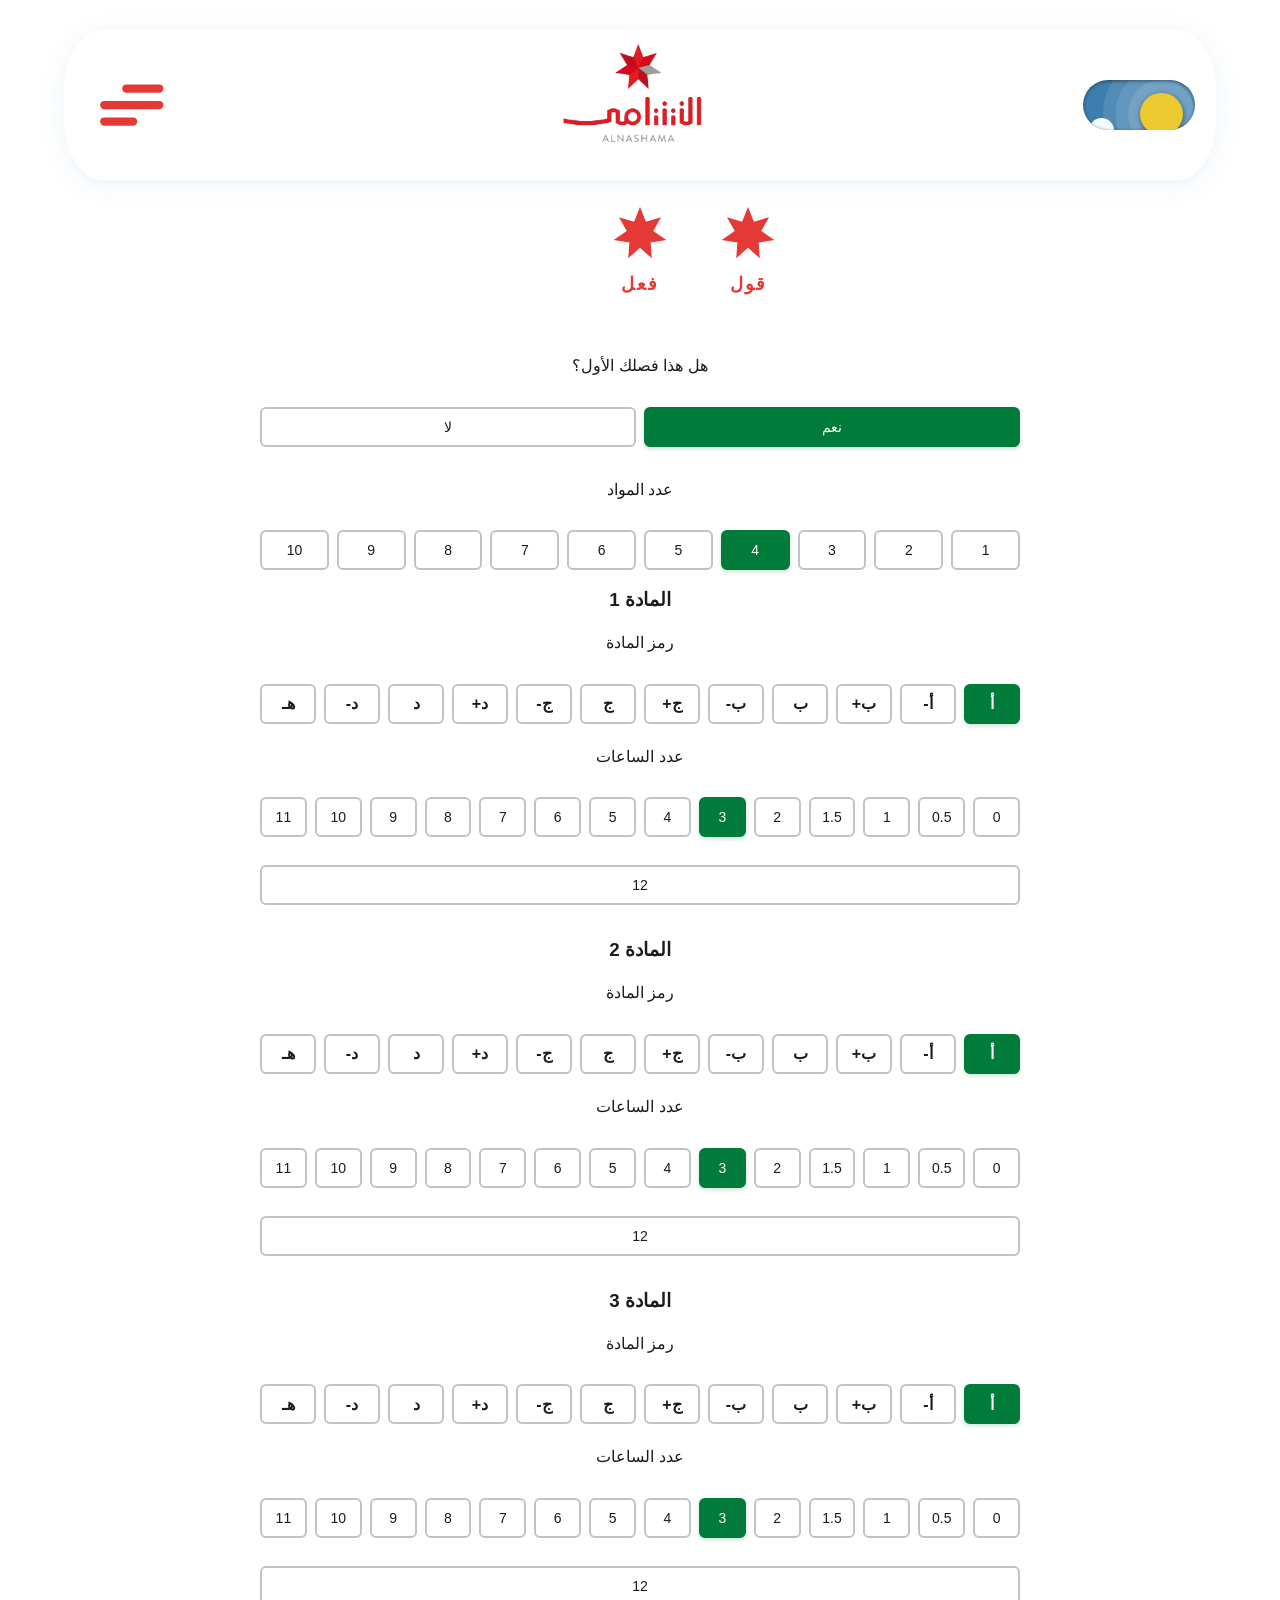
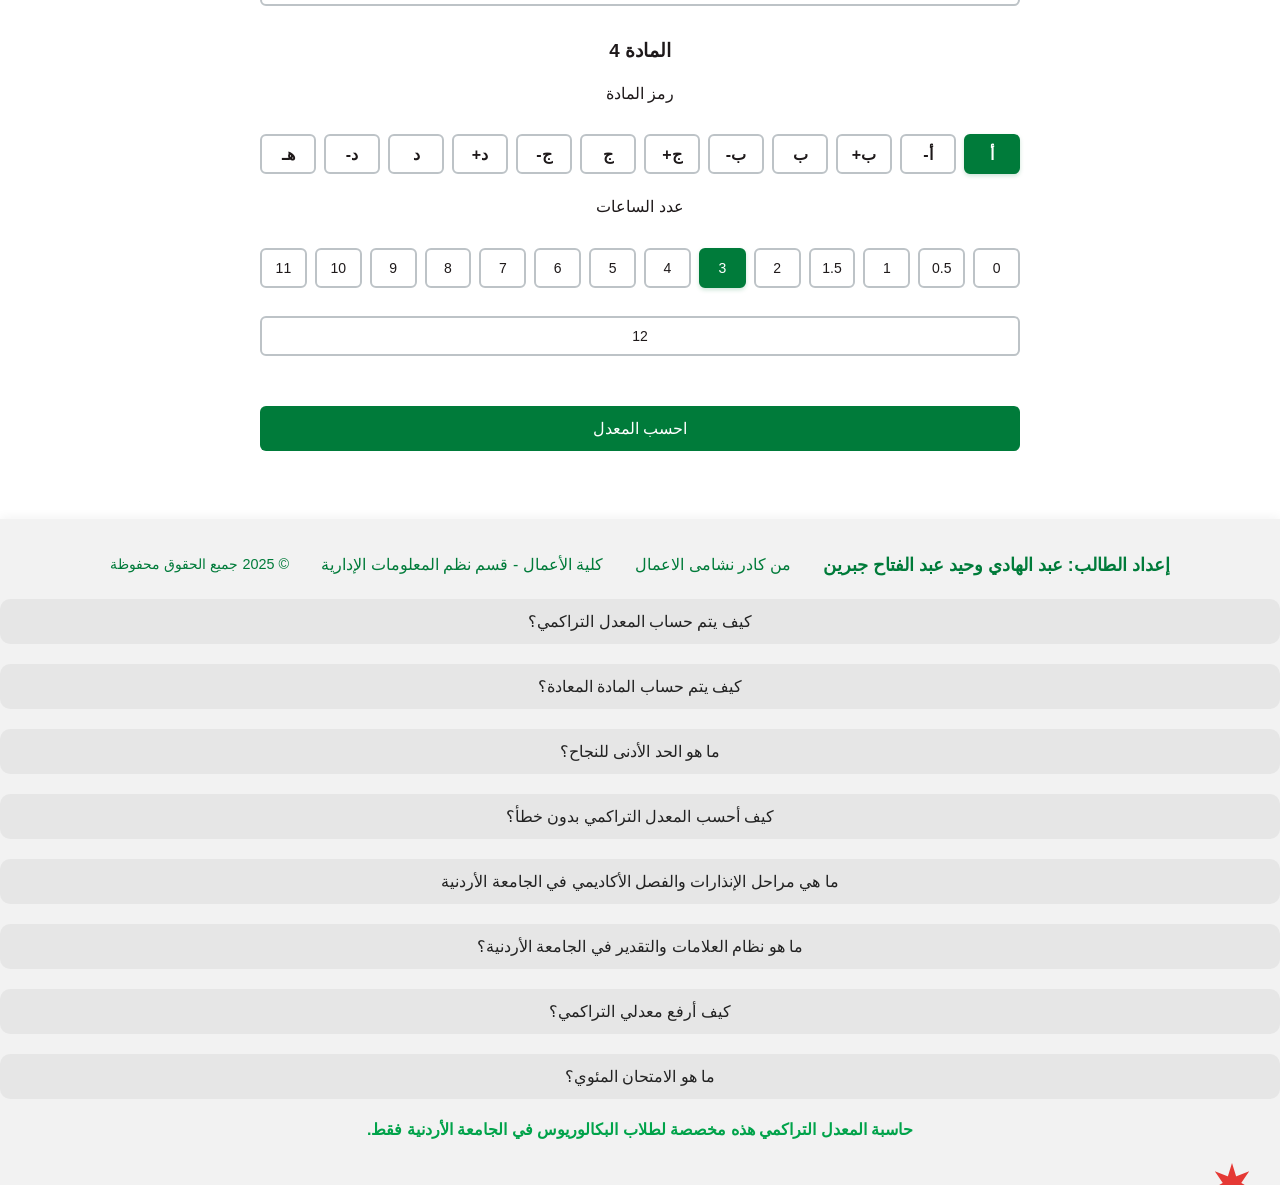
<file: index.html>
<!DOCTYPE html>
<html lang="ar" dir="rtl">

<head>
  <meta charset="UTF-8">
  <meta name="viewport" content="width=device-width, initial-scale=1.0">
  <meta http-equiv="Content-Security-Policy"
    content="default-src 'self'; script-src 'self' 'unsafe-inline' 'unsafe-eval' https://cdnjs.cloudflare.com https://*.googleapis.com; style-src 'self' 'unsafe-inline' https://fonts.googleapis.com https://cdnjs.cloudflare.com; font-src 'self' https://fonts.gstatic.com; img-src 'self' data: https:; connect-src 'self' https://fonts.googleapis.com https://fonts.gstatic.com https://*.googleapis.com;">
  <meta name="google-site-verification" content="ruGTyOfGggDgYacUG5ylXqRH7_4w-7otrTc-sQFPkV0" />
  <title>University of Jordan GPA Calculator</title>
  <meta name="author"
    content="My name is Abdulhadi Waheed Abdel Fattah Jebreen, and I am currently studying Management Information Systems at the School of Business, University of Jordan, as part of the Nashama Business group">
  <meta name="keywords"
    content="الجامعة الاردنية , حساب المعدل , GPA Nashama, University of Jordan GPA, University of Jordan GPA tool, معدل الجامعة الأردنية, حاسبة العلامات, GPA Jordan, حساب GPA الجامعة الأردنية, حاسبة المعدل التراكمي, Grade Calculator Jordan" />
  <meta name="description" content="احسب معدلك بكل سهولة اعداد الطالب عبد الهادي من نشامى الاعمال" />
  <link rel="preconnect" href="https://fonts.googleapis.com">
  <link rel="preconnect" href="https://fonts.gstatic.com" crossorigin>
  <link href="https://fonts.googleapis.com/css2?family=Poppins:wght@400;500;600&display=swap" rel="stylesheet">
  <link href="https://fonts.googleapis.com/css2?family=Tajawal:wght@400;500;700&display=swap" rel="stylesheet">
  <link rel="stylesheet" href="gpa-bba.css">
  <link rel="icon" type="image/webp" href="ALNASHAMA.webp">
</head>

<body>
  <div class="curved-header">
    <label class="hamburger" role="button" tabindex="0" aria-expanded="false" aria-controls="burgerMenu" aria-label="Hamburger menu">
      <input type="checkbox" id="burgerMenu">
      <svg viewBox="0 0 32 32">
        <path class="line line-top-bottom"
          d="M27 10 13 10C10.8 10 9 8.2 9 6 9 3.5 10.8 2 13 2 15.2 2 17 3.8 17 6L17 26C17 28.2 18.8 30 21 30 23.2 30 25 28.2 25 26 25 23.8 23.2 22 21 22L7 22">
        </path>
        <path class="line" d="M7 16 27 16"></path>
      </svg>
    </label>
    <a href="index.html" class="header-logo-link">
      <img src="ALNASHAMA.webp" alt="شعار النشامى" class="header-logo">
    </a>
    <div id="welcomeStars"></div>
    <div class="theme-toggle">
      <label class="theme-switch">
        <input type="checkbox" class="theme-switch__checkbox" id="themeToggle">
        <div class="theme-switch__container">
          <div class="theme-switch__clouds"></div>
          <div class="theme-switch__stars-container">
            <svg xmlns="http://www.w3.org/2000/svg" viewBox="0 0 144 55" fill="none">
              <path fill-rule="evenodd" clip-rule="evenodd"
                d="M135.831 3.00688C135.055 3.85027 134.111 4.29946 133 4.35447C134.111 4.40947 135.055 4.85867 135.831 5.71123C136.607 6.55462 136.996 7.56303 136.996 8.72727C136.996 7.95722 137.172 7.25134 137.525 6.59129C137.886 5.93124 138.372 5.39954 138.98 5.00535C139.598 4.60199 140.268 4.39114 141 4.35447C139.88 4.2903 138.936 3.85027 138.16 3.00688C137.384 2.16348 136.996 1.16425 136.996 0C136.996 1.16425 136.607 2.16348 135.831 3.00688ZM31 23.3545C32.1114 23.2995 33.0551 22.8503 33.8313 22.0069C34.6075 21.1635 34.9956 20.1642 34.9956 19C34.9956 20.1642 35.3837 21.1635 36.1599 22.0069C36.9361 22.8503 37.8798 23.2903 39 23.3545C38.2679 23.3911 37.5976 23.602 36.9802 24.0053C36.3716 24.3995 35.8864 24.9312 35.5248 25.5913C35.172 26.2513 34.9956 26.9572 34.9956 27.7273C34.9956 26.563 34.6075 25.5546 33.8313 24.7112C33.0551 23.8587 32.1114 23.4095 31 23.3545ZM0 36.3545C1.11136 36.2995 2.05513 35.8503 2.83131 35.0069C3.6075 34.1635 3.99559 33.1642 3.99559 32C3.99559 33.1642 4.38368 34.1635 5.15987 35.0069C5.93605 35.8503 6.87982 36.2903 8 36.3545C7.26792 36.3911 6.59757 36.602 5.98015 37.0053C5.37155 37.3995 4.88644 37.9312 4.52481 38.5913C4.172 39.2513 3.99559 39.9572 3.99559 40.7273C3.99559 39.563 3.6075 38.5546 2.83131 37.7112C2.05513 36.8587 1.11136 36.4095 0 36.3545ZM56.8313 24.0069C56.0551 24.8503 55.1114 25.2995 54 25.3545C55.1114 25.4095 56.0551 25.8587 56.8313 26.7112C57.6075 27.5546 57.9956 28.563 57.9956 29.7273C57.9956 28.9572 58.172 28.2513 58.5248 27.5913C58.8864 26.9312 59.3716 26.3995 59.9802 26.0053C60.5976 25.602 61.2679 25.3911 62 25.3545C60.8798 25.2903 59.9361 24.8503 59.1599 24.0069C58.3837 23.1635 57.9956 22.1642 57.9956 21C57.9956 22.1642 57.6075 23.1635 56.8313 24.0069ZM81 25.3545C82.1114 25.2995 83.0551 24.8503 83.8313 24.0069C84.6075 23.1635 84.9956 22.1642 84.9956 21C84.9956 22.1642 85.3837 23.1635 86.1599 24.0069C86.9361 24.8503 87.8798 25.2903 89 25.3545C88.2679 25.3911 87.5976 25.602 86.9802 26.0053C86.3716 26.3995 85.8864 26.9312 85.5248 27.5913C85.172 28.2513 84.9956 28.9572 84.9956 29.7273C84.9956 28.563 84.6075 27.5546 83.8313 26.7112C83.0551 25.8587 82.1114 25.4095 81 25.3545ZM136 36.3545C137.111 36.2995 138.055 35.8503 138.831 35.0069C139.607 34.1635 139.996 33.1642 139.996 32C139.996 33.1642 140.384 34.1635 141.16 35.0069C141.936 35.8503 142.88 36.2903 144 36.3545C143.268 36.3911 142.598 36.602 141.98 37.0053C141.372 37.3995 140.886 37.9312 140.525 38.5913C140.172 39.2513 139.996 39.9572 139.996 40.7273C139.996 39.563 139.607 38.5546 138.831 37.7112C138.055 36.8587 137.111 36.4095 136 36.3545ZM101.831 49.0069C101.055 49.8503 100.111 50.2995 99 50.3545C100.111 50.4095 101.055 50.8587 101.831 51.7112C102.607 52.5546 102.996 53.563 102.996 54.7273C102.996 53.9572 103.172 53.2513 103.525 52.5913C103.886 51.9312 104.372 51.3995 104.98 51.0053C105.598 50.602 106.268 50.3911 107 50.3545C105.88 50.2903 104.936 49.8503 104.16 49.0069C103.384 48.1635 102.996 47.1642 102.996 46C102.996 47.1642 102.607 48.1635 101.831 49.0069Z"
                fill="currentColor"></path>
            </svg>
          </div>
          <div class="theme-switch__circle-container">
            <div class="theme-switch__sun-moon-container">
              <div class="theme-switch__moon">
                <div class="theme-switch__spot"></div>
                <div class="theme-switch__spot"></div>
                <div class="theme-switch__spot"></div>
              </div>
            </div>
          </div>
        </div>
      </label>
    </div>
  </div>
  <!-- صف النجوم الثلاثة مع النصوص: قول، فعل، إنجاز -->
  <div id="mainStarsRow"></div>
  <!-- نهاية صف النجوم -->
  <div class="container">
    <label>هل هذا فصلك الأول؟</label>
    <div class="button-group" id="isFirstSemester">
      <button class="option-button selected" data-value="yes">نعم</button>
      <button class="option-button" data-value="no">لا</button>
    </div>

    <label>عدد المواد</label>
    <div class="button-group" id="courseCount">
      <button class="option-button" data-value="1">1</button>
      <button class="option-button" data-value="2">2</button>
      <button class="option-button" data-value="3">3</button>
      <button class="option-button selected" data-value="4">4</button>
      <button class="option-button" data-value="5">5</button>
      <button class="option-button" data-value="6">6</button>
      <button class="option-button" data-value="7">7</button>
      <button class="option-button" data-value="8">8</button>
      <button class="option-button" data-value="9">9</button>
      <button class="option-button" data-value="10">10</button>
    </div>

    <div id="studentStatusSection" class="hidden">
      <label>وضع الطالب</label>
      <div class="button-group" id="studentStatus">
        <button class="option-button selected" data-value="دراسة منتظمة">دراسة منتظمة</button>
        <button class="option-button" data-value="إنذار أول">إنذار أول</button>
        <button class="option-button" data-value="إنذار نهائي">إنذار نهائي</button>
        <button class="option-button" data-value="دراسة خاصة 1">دراسة خاصة 1</button>
        <button class="option-button" data-value="دراسة خاصة 2">دراسة خاصة 2</button>
        <button class="option-button" data-value="دراسة خاصة 3">دراسة خاصة 3</button>
      </div>

      <label>نوع الفصل</label>
      <div class="button-group" id="semesterType">
        <button class="option-button selected" data-value="نظامي">نظامي</button>
        <button class="option-button" data-value="صيفي">صيفي</button>
      </div>

      <label>هل هذا تخصصك الأول في الجامعة الاردنية؟</label>
      <div class="button-group" id="isFirstMajor">
        <button class="option-button selected" data-value="yes">نعم</button>
        <button class="option-button" data-value="no">لا</button>
      </div>
    </div>

    <div id="previousDataSection" class="hidden">
      <label for="previousGPA">المعدل التراكمي</label>
      <input type="number" id="previousGPA" step="0.01" min="0.50" max="4.00" placeholder="يرجى أدخل المعدل التراكمي">
      <label for="previousHours">الساعات التراكمية</label>
      <input type="number" id="previousHours" step="1" min="1" placeholder="يرجى أدخل عدد الساعات التراكمي">
    </div>

    <section id="coursesContainer"></section>

    <section>
      <button id="calculateButton">احسب المعدل</button>
    </section>

    <section>
      <button id="resetButton" class="hidden">حساب معدل جديد</button>
    </section>

    <section id="resultSection" class="hidden result"></section>
  </div>

  <footer class="footer">
    <div class="footer__content">
      <p>إعداد الطالب: عبد الهادي وحيد عبد الفتاح جبرين</p>
      <p>من كادر نشامى الاعمال</p>
      <p>كلية الأعمال - قسم نظم المعلومات الإدارية</p>
      <p>© 2025 جميع الحقوق محفوظة</p>
    </div>
    <!-- قسم الأسئلة الشائعة داخل الفوتر -->
    <section class="faq-section">
      <div class="faq-list">
        <div class="faq-item">
          <button class="faq-question" aria-label="Open FAQ question"><span>كيف يتم حساب المعدل التراكمي؟</span></button>
          <div class="faq-answer">
            <p>يتم حساب المعدل التراكمي بجمع (علامة كل مادة × عدد ساعاتها) لجميع المواد، ثم قسمة الناتج على مجموع الساعات الكلي.</p>
            <p><strong>الصيغة:</strong></p>
            <div class="formula-box">
              <span class="formula-text">
                المعدل التراكمي = (مجموع (علامة كل مادة × عدد الساعات)) ÷ مجموع الساعات
              </span>
            </div>
            <p><strong>مثال عملي:</strong></p>
            <table class="example-table small-table">
              <thead>
                <tr>
                  <th>اسم المادة</th>
                  <th>العلامة (رمز)</th>
                  <th>القيمة النقطية</th>
                  <th>عدد الساعات</th>
                  <th>النقاط × الساعات</th>
                </tr>
              </thead>
              <tbody>
                <tr>
                  <td>مادة 1</td>
                  <td>ج-</td>
                  <td>1.70</td>
                  <td>3</td>
                  <td>1.70 × 3 = 5.10</td>
                </tr>
                <tr>
                  <td>مادة 2</td>
                  <td>أ-</td>
                  <td>3.75</td>
                  <td>3</td>
                  <td>3.75 × 3 = 11.25</td>
                </tr>
                <tr>
                  <td>مادة 3</td>
                  <td>ج+</td>
                  <td>2.50</td>
                  <td>3</td>
                  <td>2.50 × 3 = 7.50</td>
                </tr>
                <tr>
                  <td>مادة 4</td>
                  <td>ب+</td>
                  <td>3.55</td>
                  <td>3</td>
                  <td>3.55 × 3 = 10.65</td>
                </tr>
              </tbody>
            </table>
            <p><strong>الخطوات:</strong></p>
            <ol class="steps-list">
              <li>نضرب علامة كل مادة في عدد ساعاتها:<br>
                مادة 1: 1.70 × 3 = 5.10<br>
                مادة 2: 3.75 × 3 = 11.25<br>
                مادة 3: 2.50 × 3 = 7.50<br>
                مادة 4: 3.55 × 3 = 10.65
              </li>
              <li>نجمع جميع النقاط: 5.10 + 11.25 + 7.50 + 10.65 = 34.50</li>
              <li>نجمع عدد الساعات الكلي: 3 + 3 + 3 + 3 = 12</li>
              <li>نقسم مجموع النقاط على مجموع الساعات: 34.50 ÷ 12 = <strong>2.8750</strong></li>
            </ol>
            <p><strong>النتيجة:</strong> المعدل التراكمي = <span class="result-highlight">2.88</span> (بعد التقريب)</p>
            <p><strong>إذا لم يكن هذا هو فصلك الأول:</strong></p>
            <p>
              لحساب المعدل التراكمي الجديد:
              <ul>
                <li>اضرب المعدل التراكمي السابق × عدد الساعات السابقة.</li>
                <li>اجمع نقاط جميع المواد الجديدة (كل علامة × عدد ساعاتها).</li>
                <li>اجمع عدد الساعات السابقة مع عدد الساعات الجديدة.</li>
                <li>اقسم مجموع النقاط على مجموع الساعات.</li>
              </ul>
            </p>
            <div class="formula-box">
              <span class="formula-text">
                المعدل التراكمي الجديد =<br>
                (<b>نقاط المعدل السابق + نقاط الفصل الجديد</b>)<br>
                ÷<br>
                (<b>عدد الساعات السابقة + عدد الساعات الجديدة</b>)
              </span>
            </div>
          </div>
        </div>
        <div class="faq-item">
          <button class="faq-question" aria-label="Open FAQ question"><span>كيف يتم حساب المادة المعادة؟</span></button>
          <div class="faq-answer">
            <p><strong>الصيغة:</strong></p>
            <div class="formula-box">
              <span class="formula-text">
                مجموع النقاط الجديد = مجموع النقاط القديم - (العلامة القديمة × عدد الساعات) + (العلامة الجديدة × عدد الساعات)<br>
                المعدل التراكمي الجديد = مجموع النقاط الجديد ÷ عدد الساعات الكلي
              </span>
            </div>
            <p class="important-note">ملاحظة هامة: إذا أعدت مادة وحصلت على علامة أقل من العلامة القديمة، <u>لا يتم احتساب العلامة الجديدة</u>، بل تبقى العلامة القديمة هي التي تدخل في حساب المعدل التراكمي.</p>
            <p><b>الرموز المسموح بإعادتها:</b></p>
            <table class="allowed-symbols-table">
              <thead>
                <tr>
                  <th colspan="7" class="symbols-header">الرموز المسموح بإعادتها</th>
                </tr>
                <tr>
                  <td>ج+</td>
                  <td>ج</td>
                  <td>ج-</td>
                  <td>د+</td>
                  <td>د</td>
                  <td>د-</td>
                  <td>هـ</td>
                </tr>
              </thead>
            </table>
            <p><b>مثال عملي:</b></p>
            <table class="example-table repeated-table">
              <thead>
                <tr>
                  <th>اسم المادة</th>
                  <th>العلامة القديمة</th>
                  <th>العلامة الجديدة</th>
                  <th>عدد الساعات</th>
                  <th>أي علامة تُحتسب؟</th>
                </tr>
              </thead>
              <tbody>
                <tr>
                  <td>مادة 1</td>
                  <td>ج- (1.70)</td>
                  <td>ج- (1.70)</td>
                  <td>3</td>
                  <td>الرمز متساوي، لا نعيد حساب نقاط المادة</td>
                </tr>
                <tr>
                  <td>مادة 2</td>
                  <td>ج+ (2.50)</td>
                  <td>أ- (3.75)</td>
                  <td>3</td>
                  <td>أ- (3.75)</td>
                </tr>
                <tr>
                  <td>مادة 3</td>
                  <td>ج+ (2.50)</td>
                  <td>ج- (1.70)</td>
                  <td>3</td>
                  <td>الرمز القديم أكبر، لا نعيد حساب نقاط المادة</td>
                </tr>
              </tbody>
            </table>
            <p><b>طريقة الحساب:</b></p>
            <ul class="calculation-list">
              <li>لنفترض أن المعدل التراكمي القديم = <b>2.20</b> وعدد الساعات القديمة = <b>30</b> ساعة.</li>
              <li>مجموع النقاط القديمة = 2.20 × 30 = <b>66.00</b></li>
              <li>نحسب التغيير في النقاط للمواد المعادة (فقط إذا كان الرمز الجديد أفضل):<br>
                مادة 1: كانت ج- (1.70) أصبحت ج- (1.70) → النقاط متساوية (1.70 × 3 = 5.10) لذلك لا نحتاج إعادة حساب<br>
                مادة 2: كانت ج+ (2.50) أصبحت أ- (3.75) → نطرح نقاط القديم ونضيف الجديد<br>
                &nbsp;&nbsp;&nbsp;&nbsp;نقاط القديم: 2.50 × 3 = 7.50 → نطرح من 66.00 = 58.50<br>
                &nbsp;&nbsp;&nbsp;&nbsp;نقاط الجديد: 3.75 × 3 = 11.25 → نضيف إلى 58.50 = 69.75<br>
                مادة 3: كانت ج+ (2.50) أصبحت ج- (1.70) → لا تغيير (العلامة الجديدة أقل)
              </li>
              <li>مجموع النقاط الجديد = <b>69.75</b></li>
              <li>عدد الساعات يبقى كما هو = <b>30</b> ساعة (لا نضيف ساعات للمواد المعادة)</li>
              <li>المعدل التراكمي الجديد = مجموع النقاط الجديد ÷ عدد الساعات = <b>69.75 ÷ 30 = 2.3250</b></li>
            </ul>
            <p class="important-note">الخلاصة: للمواد المعادة، نطرح نقاط الرمز القديم ونضيف نقاط الرمز الجديد (فقط إذا كان أفضل)، ولا نضيف ساعات جديدة.</p>
            <p><strong>النتيجة:</strong> المعدل التراكمي = <span class="result-highlight">2.33</span> (بعد التقريب)</p>
          </div>
        </div>
        <div class="faq-item">
          <button class="faq-question" aria-label="Open FAQ question"><span>ما هو الحد الأدنى للنجاح؟</span></button>
          <div class="faq-answer">
            <p><strong>الحد الأدنى للنجاح في المادة:</strong> الرمز <b>د</b> (1.00 نقطة)</p>
            <p><strong>الحد الأدنى للنجاح في المعدل التراكمي:</strong> 2.00 من 4.00 حسب تعليمات الجامعة الأردنية.</p>
          </div>
        </div>
        <div class="faq-item">
          <button class="faq-question" aria-label="Open FAQ question"><span>كيف أحسب المعدل التراكمي بدون خطأ؟</span></button>
          <div class="faq-answer">
            <p><strong>لحساب المعدل التراكمي بدون خطأ، اتبع هذه الخطوات:</strong></p>
            <ol class="steps-list">
              <li><strong>التأكد من الدخال:</strong> تأكد من إدخال جميع البيانات بشكل صحيح</li>
              <li><strong>المعدل التراكمي الصحيح:</strong> تأكد من إدخال المعدل التراكمي من 4 خانات عشرية (مثال: 2.8333)</li>
              <li><strong>نسبة الخطأ في الموقع:</strong> 0%</li>
            </ol>
          </div>
        </div>
        <!-- مكان سؤال مراحل الإنذارات والفصل الأكاديمي سيحقن من JS -->
        <section id="warnings-faq-section" class="faq-item"></section>
        <section id="grading-system-faq-section" class="faq-item"></section>
        <div class="faq-item">
          <button class="faq-question" aria-label="Open FAQ question"><span>كيف أرفع معدلي التراكمي؟</span></button>
          <div class="faq-answer">
            <p>لرفع معدلك التراكمي:</p>
            <ol>
              <li>أعد المواد التي حصلت فيها على (ج+، ج، ج-، د+، د، د-، هـ).</li>
              <li>يجب أن يكون المعدل الفصلي أكبر من المعدل التراكمي.</li>
            </ol>
          </div>
        </div>
        <div class="faq-item">
          <button class="faq-question" aria-label="Open FAQ question"><span>ما هو الامتحان المئوي؟</span></button>
          <div class="faq-answer">
            <p>الامتحان المئوي هو اختبار نهائي يُعقد في نهاية الفصل الدراسي ويشمل كامل المادة، ويكون عليه 100 علامة (أي يمثل 100% من العلامة النهائية للمادة).</p>
            
            <p><strong>أولاً: من هم الأشخاص الذين يستطيعون التقدم للإمتحان المئوي:</strong></p>
            <ol>
              <li>طالب راسب في المادة لمرتين أو أكثر.</li>
              <li>الخريج الذي رسب مادة في فصل التخرج.</li>
              <li>طالب مفصول من التخصص أو الجامعة بسبب تدني المعدل التراكمي عن المعدل الجامعي المطلوب (2.00).</li>
            </ol>
            
            <p><strong>ثانياً: محددات الامتحان المئوي:</strong></p>
            <ol>
              <li>يستطيع الطالب التقدم لإمتحان مئوي واحد خلال السنة الدراسية الواحدة.</li>
              <li>لا يحق للطالب الذي تم حرمانه من المادة أو عوقب بالترسيب من التقدم للامتحان المئوي.</li>
            </ol>
            
            <p><strong>ثالثاً: آلية التقدم للإمتحان:</strong></p>
            <p>يقوم الطالب الذي يريد التقدم للإمتحان بتقديم طلب في القبول والتسجيل من ثم يستكمل الإجراءات الموضحة في النموذج عن طريق الكلية.</p>
            
            <p><strong>ملاحظات هامة:</strong></p>
            <ul>
              <li>أعلى علامة يمكن للطالب الحصول عليها بعد التقدم للامتحان المئوي هي <strong>B</strong>.</li>
              <li>يكون الامتحان المئوي في بداية الفصل التالي للفصل الذي يقدم الطالب فيه على الإمتحان.</li>
              <li>يوجد نموذجين للتقديم: نموذج للطالب الراسب في المادة مرتين أو أكثر، ونموذج للطالب المفصول من الجامعة، ويجب الانتباه للنموذج المقدم وإلا يعتبر لاغياً.</li>
            </ul>
          </div>
        </div>
      </div>
    </section>
    <p class="only-bachelor-warning">حاسبة المعدل التراكمي هذه مخصصة لطلاب البكالوريوس في الجامعة الأردنية فقط.</p>
  </footer>

  <!-- قائمة جانبية تظهر عند الضغط على زر الهامبرغر (مطابقة لطريقة gpa) -->
  <nav class="nav">
    <ul class="nav__list">
      <li class="nav__item"><a class="nav__link" href="#" data-menu="home">الرئيسية</a></li>
      <li class="nav__item has-submenu">
        <a class="nav__link" href="#" data-menu="gpa">حساب المعدل</a>
        <ul class="submenu-list hidden">
          <li><a class="submenu-link" href="#" data-gpa="diploma-prof">الدبلوم المهني</a></li>
          <li><a class="submenu-link" href="#" data-gpa="diploma-high">الدبلوم العالي</a></li>
          <li><a class="submenu-link" href="#" data-gpa="bachelor">البكالوريوس</a></li>
          <li><a class="submenu-link" href="#" data-gpa="master">الماجستير</a></li>
          <li><a class="submenu-link" href="#" data-gpa="phd">الدكتوراه</a></li>
        </ul>
      </li>
      <li class="nav__item"><a class="nav__link" href="#" data-menu="teams">أفرقة النشامى</a></li>
    </ul>
  </nav>
  <!-- نهاية القائمة الجانبية -->

  <!-- نجمة تتبع الماوس ستُنشأ ديناميكياً بواسطة JavaScript -->
  <script src="gpa-bba.js"></script>
</body>

</html>
</file>
<file: gpa-bba.css>
*{margin: 0;padding: 0;box-sizing: border-box;text-decoration: none;list-style: none;cursor: none !important;caret-color: transparent !important;scrollbar-width: none;-ms-overflow-style: none;}*::-webkit-scrollbar{display: none;}:root{--button-bg: var(--primary-color);--button-text: #fff;--button-hover-bg: var(--secondary-color);--option-bg: #fff;--option-text: #1E191A;--option-border: #bdc3c7;--option-selected-bg: var(--primary-color);--option-selected-text: #fff;--option-selected-border: var(--primary-color);--option-hover-bg: var(--secondary-color);--option-hover-border: var(--secondary-color);--faq-question-light: #111;--tree-line-color: #007B3A;}[data-theme="dark"]{--button-bg: var(--primary-color);--button-text: #fff;--button-hover-bg: var(--secondary-color);--option-bg: #222;--option-text: #fff;--option-border: #404040;--option-selected-bg: var(--primary-color);--option-selected-text: #fff;--option-selected-border: var(--primary-color);--option-hover-bg: var(--secondary-color);--option-hover-border: var(--secondary-color);--tree-line-color: #00e676;}:root{--bg-color: #ffffff;--text-color: #1E191A;--primary-color: #007B3A;--secondary-color: #ED2B2B;--border-color: #bdc3c7;--input-bg: #FFFFFF;--table-bg: #f8f9fa;--table-hover: #f0f0f0;--footer-bg: rgba(0,0,0,0.05);--label-color: #1E191A;--course-text-color: #1E191A;}[data-theme="dark"]{--bg-color: #1a1a1a;--text-color: #ffffff;--primary-color: #00a34a;--border-color: #404040;--input-bg: #2d2d2d;--table-bg: #2d2d2d;--table-hover: #404040;--footer-bg: rgba(255,255,255,0.05);--label-color: #ffffff;--course-text-color: #ffffff;}[data-theme="dark"] .faq-section .small-table{background: var(--table-bg)!important;border: 1px solid var(--border-color)!important;box-shadow: 0 2px 8px rgba(0,0,0,0.2)!important;}[data-theme="dark"] .faq-section .small-table th{background: var(--primary-color)!important;color: #fff !important;}[data-theme="dark"] .faq-section .small-table td{background: var(--input-bg)!important;color: #00a34a !important;border: 1px solid var(--border-color)!important;}[data-theme="dark"] .faq-section .small-table tr:nth-child(even)td{background: #232323 !important;}[data-theme="dark"] .faq-section .small-table tr:hover td{background: #333 !important;}.error-message{position: fixed;top: 20px;right: 20px;background: rgba(220,53,69,0.95);color: white;padding: 15px 25px;border-radius: 8px;box-shadow: 0 4px 15px rgba(0,0,0,0.2);font-size: 14px;font-weight: 500;z-index: 9999;animation: slideIn 0.3s ease-out,fadeOut 0.3s ease-out 2.7s forwards;display: flex;align-items: center;gap: 10px;}.error-message i{font-size: 18px;}@keyframes slideIn{from{transform: translateX(100%);opacity: 0;}to{transform: translateX(0);opacity: 1;}}@keyframes fadeOut{from{opacity: 1;}to{opacity: 0;}}.hidden{display: none;}body{font-family: 'Poppins',sans-serif;background: var(--bg-color);color: var(--text-color);line-height: 1.6;margin: 0;height: 100%;margin-left: auto;margin-right: auto;transition: background-color 0.3s ease,color 0.3s ease;}.wrapper{display: flex;flex-direction: column;min-height: 100vh;}.container{max-width: 800px;width: 90%;background: none;color: #1E191A;border-radius: 12px;text-align: center;margin: 20px auto;padding: 20px;min-height: 100vh;display: flex;flex-direction: column;}h1{font-size: 2rem;color: #007B3A;margin-bottom: 20px;}p{font-size: 16px;margin: 10px 0;color: #241e1e;}label{display: block;margin-top: 15px;font-weight: 500;color: var(--label-color);position: relative;}label i{position: absolute;left: 10px;top: 50%;transform: translateY(-50%);color: #007B3A;}.button-group{display: flex;flex-wrap: wrap;gap: 8px;margin-top: 8px;margin-bottom: 15px;min-height: 45px;}.option-button{padding: 8px 12px;border: 2px solid #bdc3c7;border-radius: 6px;background: #FFFFFF;color: #1E191A;cursor: pointer;transition: all 0.3s ease;flex: 1;min-width: 60px;min-height: 40px;text-align: center;font-size: 14px;font-weight: 500;}.option-button:hover{background: #ED2B2B;border-color: #ED2B2B;transform: translateY(-1px);}.option-button.selected{background: #007B3A;color: #FFFFFF;border-color: #007B3A;box-shadow: 0 2px 4px rgba(0,123,58,0.2);}input{width: 100%;padding: 12px 35px;margin-top: 8px;border: 1px solid var(--border-color);border-radius: 6px;font-size: 14px;transition: border-color 0.3s ease;background: var(--input-bg);color: var(--text-color);min-height: 45px;caret-color: transparent !important;}input:focus{border-color: #007B3A;outline: none;}.input-error{border-color: #dc3545 !important;box-shadow: 0 0 0 0.2rem rgba(220,53,69,0.25)!important;animation: shake 0.5s ease-in-out;}.error-message-inline{color: #dc3545;font-size: 12px;margin-top: 5px;display: flex;align-items: center;gap: 5px;animation: fadeIn 0.3s ease-in-out;background: rgba(220,53,69,0.1);padding: 8px 12px;border-radius: 4px;border-right: 3px solid #dc3545;}.error-message-inline i{font-size: 14px;}@keyframes shake{0%,100%{transform: translateX(0);}25%{transform: translateX(-5px);}75%{transform: translateX(5px);}}@keyframes fadeIn{from{opacity: 0;transform: translateY(-10px);}to{opacity: 1;transform: translateY(0);}}button{width: 100%;margin-top: 20px;padding: 12px 20px;background: #007B3A;color: #FFFFFF;border: none;border-radius: 6px;font-size: 16px;cursor: pointer;transition: background 0.3s ease,transform 0.3s ease;min-height: 45px;}button:hover{background: #ED2B2B;transform: scale(1.05);}.result{margin-top: 30px;margin-bottom: 100px;border-radius: 15px;text-align: right;animation: fadeIn 0.5s ease-in-out;background: var(--table-bg);padding: 25px;box-shadow: 0 4px 15px rgba(0,0,0,0.1);min-height: 200px;}.result h2{color: #007B3A;font-size: 24px;margin-bottom: 25px;text-align: center;position: relative;padding-bottom: 15px;}.result h2::after{content: '';position: absolute;bottom: 0;left: 50%;transform: translateX(-50%);width: 100px;height: 3px;background: #007B3A;border-radius: 2px;}.result p{margin: 15px 0;font-size: 16px;line-height: 1.6;}.result strong{color: #1E191A;font-weight: 600;}.gpa-value{font-size: 28px;font-weight: 700;color: #00a34a;display: inline-block;margin-right: 10px;text-shadow: 1px 1px 2px rgba(0,0,0,0.1);}.category{font-size: 20px;color: #00a34a;font-weight: 600;display: inline-block;margin-right: 10px;}.result table{width: 100%;border-collapse: separate;border-spacing: 0;margin: 20px 0;border-radius: 10px;overflow: hidden;box-shadow: 0 2px 8px rgba(0,0,0,0.1);table-layout: fixed;}.result table th{background: #007B3A;color: #FFFFFF;padding: 15px;font-weight: 600;text-align: center;border: none;min-width: 120px;}.result table td{padding: 12px 15px;text-align: center;border: 1px solid #e0e0e0;background: #FFFFFF;color: #00a34a;font-weight: 500;min-width: 120px;}.result table tr:nth-child(even)td{background: #f8f9fa;}.result table tr:hover td{background: #f0f0f0;}@media(max-width: 768px){.result{padding: 15px;margin-top: 20px;margin-bottom: 60px;}.result h2{font-size: 20px;margin-bottom: 20px;}.gpa-value{font-size: 10px;}.category{font-size: 10px;}.result table th,.result table td{padding: 8px 10px;font-size: 10px;}.result table{font-size: 10px;}.result table th:nth-child(2),.result table td:nth-child(2){font-size: 14px !important;}.grade-symbol{font-size: 18px !important;font-weight: bold;color: #00a34a;}}@keyframes fadeIn{from{opacity: 0;transform: translateY(-20px);}to{opacity: 1;transform: translateY(0);}}.result table{animation: slideIn 0.5s ease-out;}@keyframes slideIn{from{opacity: 0;transform: translateX(-20px);}to{opacity: 1;transform: translateX(0);}}.result table td:last-child{font-weight: 600;color: #00a34a;}.result table tr{transition: all 0.3s ease;}.result table tr:hover{transform: scale(1.01);box-shadow: 0 2px 8px rgba(0,0,0,0.1);}table{width: 100%;border-collapse: collapse;margin-top: 15px;}table th,table td{border: 1px solid #ddd;padding: 10px;text-align: center;}table th{background: #007B3A;color: #FFFFFF;}table tr:nth-child(even){background: #F9F9F9;}table tr:hover{background: #EAEAEA;}.bottom-bar{backdrop-filter: blur(10px);bottom: 0;left: 0;}.bottom-bar__content{min-height: 60px;max-width: 1200px;padding: 0 30px;margin: 0 auto;display: flex;justify-content: space-between;align-items: center;flex-direction: row-reverse;}.logo__img{height: 50px;}@media(max-width: 768px){.btn{font-size: 12px;padding: 8px 20px;border-radius: 8px;background: #007B3A;border: 1px solid #D02024;transition: all 0.2s ease-in-out;}.btn:hover{background: rgba(0,0,0,0.2);}.line{fill: none;stroke: rgb(197,15,15);stroke-linecap: round;stroke-linejoin: round;stroke-width: 3;transition: stroke-dasharray 600ms cubic-bezier(0.4,0,0.2,1),stroke-dashoffset 600ms cubic-bezier(0.4,0,0.2,1);}.line-top-bottom{stroke-dasharray: 12 63;}.button-group{gap: 5px;}.option-button{padding: 6px 10px;font-size: 12px;min-width: 50px;}}.footer{background: var(--footer-bg);text-align: center;padding: 2rem 0;box-shadow: 0-2px 10px rgba(0,0,0,0.05);margin-top: 3rem;}.footer__content{max-width: 1200px;margin: 0 auto;padding: 0 1.5rem;display: flex;flex-direction: column;align-items: center;}.footer__content p{margin: 0.5rem 0;font-size: 1rem;color: #007B3A;font-weight: 500;line-height: 1.6;transition: all 0.3s ease;}.footer__content p:first-child{font-weight: 600;color: #007B3A;font-size: 1.1rem;}.footer__content p:last-child{margin-top: 1rem;font-size: 0.9rem;color: #007B3A;}@media(min-width: 768px){.footer__content{flex-direction: row;justify-content: center;flex-wrap: wrap;gap: 2rem;}.footer__content p{margin: 0;}.footer__content p:last-child{margin-top: 0;}}@media(max-width: 768px){.footer{padding: 1.5rem 0;}.footer__content{padding: 0 1rem;}.footer__content p{font-size: 0.9rem;}.footer__content p:first-child{font-size: 1rem;}}.course .button-group{margin-bottom: 20px;}.course .option-button{min-width: 45px;padding: 6px 8px;}.course-code .option-button{font-size: 16px;font-weight: bold;min-width: 40px;padding: 6px 4px;}.course-name{position: relative;cursor: pointer;color: var(--course-text-color);}.course-name:hover::after{content: 'يمكنك تغيير اسم المادة اختياري';position: absolute;bottom: 100%;right: 50%;transform: translateX(50%);background: rgba(0,0,0,0.8);color: white;padding: 8px 12px;border-radius: 6px;font-size: 13px;white-space: nowrap;margin-bottom: 8px;z-index: 1000;}.course-name:hover::before{content: '';position: absolute;bottom: 100%;right: 50%;transform: translateX(50%);border: 6px solid transparent;border-top-color: rgba(0,0,0,0.8);margin-bottom:-6px;z-index: 1000;}#coursesContainer{min-height: 300px;}.course{margin-bottom: 30px;min-height: 150px;}.grade-symbol{font-size: 18px !important;font-weight: bold;color: #007B3A;}.grade-symbol--red{color: #E53935 !important;}.theme-toggle{position: fixed;top: 20px;right: 20px;z-index: 1000;display: flex;align-items: center;justify-content: center;}.theme-switch{--toggle-size: 20px;--container-width: 5.625em;--container-height: 2.5em;--container-radius: 6.25em;--container-light-bg: #3D7EAE;--container-night-bg: #1D1F2C;--circle-container-diameter: 3.375em;--sun-moon-diameter: 2.125em;--sun-bg: #ECCA2F;--moon-bg: #C4C9D1;--spot-color: #959DB1;--circle-container-offset: calc((var(--circle-container-diameter)-var(--container-height))/ 2 *-1);--stars-color: #fff;--clouds-color: #F3FDFF;--back-clouds-color: #AACADF;--transition: .5s cubic-bezier(0,-0.02,0.4,1.25);--circle-transition: .3s cubic-bezier(0,-0.02,0.35,1.17);}.theme-switch,.theme-switch *,.theme-switch *::before,.theme-switch *::after{-webkit-box-sizing: border-box;box-sizing: border-box;margin: 0;padding: 0;font-size: var(--toggle-size);}.theme-switch__container{width: var(--container-width);height: var(--container-height);background-color: var(--container-light-bg);border-radius: var(--container-radius);overflow: hidden;cursor: pointer;-webkit-box-shadow: 0em-0.062em 0.062em rgba(0,0,0,0.25),0em 0.062em 0.125em rgba(255,255,255,0.94);box-shadow: 0em-0.062em 0.062em rgba(0,0,0,0.25),0em 0.062em 0.125em rgba(255,255,255,0.94);-webkit-transition: var(--transition);-o-transition: var(--transition);transition: var(--transition);position: relative;}.theme-switch__container::before{content: "";position: absolute;z-index: 1;inset: 0;-webkit-box-shadow: 0em 0.05em 0.187em rgba(0,0,0,0.25)inset,0em 0.05em 0.187em rgba(0,0,0,0.25)inset;box-shadow: 0em 0.05em 0.187em rgba(0,0,0,0.25)inset,0em 0.05em 0.187em rgba(0,0,0,0.25)inset;border-radius: var(--container-radius)}.theme-switch__checkbox{display: none;}.theme-switch__circle-container{width: var(--circle-container-diameter);height: var(--circle-container-diameter);background-color: rgba(255,255,255,0.1);position: absolute;left: var(--circle-container-offset);top: var(--circle-container-offset);border-radius: var(--container-radius);-webkit-box-shadow: inset 0 0 0 3.375em rgba(255,255,255,0.1),inset 0 0 0 3.375em rgba(255,255,255,0.1),0 0 0 0.625em rgba(255,255,255,0.1),0 0 0 1.25em rgba(255,255,255,0.1);box-shadow: inset 0 0 0 3.375em rgba(255,255,255,0.1),inset 0 0 0 3.375em rgba(255,255,255,0.1),0 0 0 0.625em rgba(255,255,255,0.1),0 0 0 1.25em rgba(255,255,255,0.1);display:-webkit-box;display:-ms-flexbox;display: flex;-webkit-transition: var(--circle-transition);-o-transition: var(--circle-transition);transition: var(--circle-transition);pointer-events: none;}.theme-switch__sun-moon-container{pointer-events: auto;position: relative;z-index: 2;width: var(--sun-moon-diameter);height: var(--sun-moon-diameter);margin: auto;border-radius: var(--container-radius);background-color: var(--sun-bg);-webkit-box-shadow: 0.062em 0.062em 0.062em 0em rgba(254,255,239,0.61)inset,0em-0.062em 0.062em 0em #a1872a inset;box-shadow: 0.062em 0.062em 0.062em 0em rgba(254,255,239,0.61)inset,0em-0.062em 0.062em 0em #a1872a inset;-webkit-filter: drop-shadow(0.062em 0.125em 0.125em rgba(0,0,0,0.25))drop-shadow(0em 0.062em 0.125em rgba(0,0,0,0.25));filter: drop-shadow(0.062em 0.125em 0.125em rgba(0,0,0,0.25))drop-shadow(0em 0.062em 0.125em rgba(0,0,0,0.25));overflow: hidden;-webkit-transition: var(--transition);-o-transition: var(--transition);transition: var(--transition);}.theme-switch__moon{-webkit-transform: translateX(100%);-ms-transform: translateX(100%);transform: translateX(100%);width: 100%;height: 100%;background-color: var(--moon-bg);border-radius: inherit;-webkit-box-shadow: 0.062em 0.062em 0.062em 0em rgba(254,255,239,0.61)inset,0em-0.062em 0.062em 0em #969696 inset;box-shadow: 0.062em 0.062em 0.062em 0em rgba(254,255,239,0.61)inset,0em-0.062em 0.062em 0em #969696 inset;-webkit-transition: var(--transition);-o-transition: var(--transition);transition: var(--transition);position: relative;}.theme-switch__spot{position: absolute;top: 0.75em;left: 0.312em;width: 0.75em;height: 0.75em;border-radius: var(--container-radius);background-color: var(--spot-color);-webkit-box-shadow: 0em 0.0312em 0.062em rgba(0,0,0,0.25)inset;box-shadow: 0em 0.0312em 0.062em rgba(0,0,0,0.25)inset;}.theme-switch__spot:nth-of-type(2){width: 0.375em;height: 0.375em;top: 0.937em;left: 1.375em;}.theme-switch__spot:nth-last-of-type(3){width: 0.25em;height: 0.25em;top: 0.312em;left: 0.812em;}.theme-switch__clouds{width: 1.25em;height: 1.25em;background-color: var(--clouds-color);border-radius: var(--container-radius);position: absolute;bottom:-0.625em;left: 0.312em;-webkit-box-shadow: 0.937em 0.312em var(--clouds-color),-0.312em-0.312em var(--back-clouds-color),1.437em 0.375em var(--clouds-color),0.5em-0.125em var(--back-clouds-color),2.187em 0 var(--clouds-color),1.25em-0.062em var(--back-clouds-color),2.937em 0.312em var(--clouds-color),2em-0.312em var(--back-clouds-color),3.625em-0.062em var(--clouds-color),2.625em 0em var(--clouds-color),4.5em-0.312em var(--clouds-color),3.375em-0.437em var(--back-clouds-color),4.625em-1.75em 0 0.437em var(--clouds-color),4em-0.625em var(--clouds-color),4.125em-2.125em 0 0.437em var(--clouds-color);box-shadow: 0.937em 0.312em var(--clouds-color),-0.312em-0.312em var(--back-clouds-color),1.437em 0.375em var(--clouds-color),0.5em-0.125em var(--back-clouds-color),2.187em 0 var(--clouds-color),1.25em-0.062em var(--back-clouds-color),2.937em 0.312em var(--clouds-color),2em-0.312em var(--back-clouds-color),3.625em-0.062em var(--clouds-color),2.625em 0em var(--clouds-color),4.5em-0.312em var(--clouds-color),3.375em-0.437em var(--back-clouds-color),4.625em-1.75em 0 0.437em var(--clouds-color),4em-0.625em var(--clouds-color),4.125em-2.125em 0 0.437em var(--clouds-color);-webkit-transition: 0.5s cubic-bezier(0,-0.02,0.4,1.25);-o-transition: 0.5s cubic-bezier(0,-0.02,0.4,1.25);transition: 0.5s cubic-bezier(0,-0.02,0.4,1.25);}.theme-switch__stars-container{position: absolute;color: var(--stars-color);top:-100%;left: 0.312em;width: 2.75em;height: auto;-webkit-transition: var(--transition);-o-transition: var(--transition);transition: var(--transition);}.theme-switch__checkbox:checked+.theme-switch__container{background-color: var(--container-night-bg);}.theme-switch__checkbox:checked+.theme-switch__container .theme-switch__circle-container{left: calc(100%-var(--circle-container-offset)-var(--circle-container-diameter));}.theme-switch__checkbox:checked+.theme-switch__container .theme-switch__circle-container:hover{left: calc(100%-var(--circle-container-offset)-var(--circle-container-diameter)-0.187em)}.theme-switch__circle-container:hover{left: calc(var(--circle-container-offset)+0.187em);}.theme-switch__checkbox:checked+.theme-switch__container .theme-switch__moon{-webkit-transform: translate(0);-ms-transform: translate(0);transform: translate(0);}.theme-switch__checkbox:checked+.theme-switch__container .theme-switch__clouds{bottom:-4.062em;}.theme-switch__checkbox:checked+.theme-switch__container .theme-switch__stars-container{top: 50%;-webkit-transform: translateY(-50%);-ms-transform: translateY(-50%);transform: translateY(-50%);}@media(min-width: 1200px){.theme-toggle{top: 25px;right: 25px;}}@media(max-width: 1199px)and(min-width: 768px){.theme-toggle{top: 20px;right: 20px;}}@media(max-width: 767px){.theme-toggle{top: 15px;right: 15px;}}@media(max-width: 480px){.theme-toggle{top: 10px;right: 10px;}}@media(max-height: 480px)and(orientation: landscape){.theme-toggle{top: 10px;right: 10px;}}@media(max-width: 600px){.result{padding: 4px;font-size: 8px;}.result h2{font-size: 12px;}.result table th,.result table td{font-size: 8px;padding: 4px 2px;}.gpa-value,.category{font-size: 10px !important;}.grade-symbol{font-size: 10px !important;}.result table th:nth-child(2),.result table td:nth-child(2){font-size: 8px !important;}}.curved-header{margin: 30px auto 20px auto;padding: 30px 0 30px 0;background: rgba(255,255,255,0.12);backdrop-filter: blur(12px);-webkit-backdrop-filter: blur(12px);border: 1.5px solid rgba(255,255,255,0.25);color: #fff;font-size: 2.2rem;font-weight: bold;border-radius: 40px 40px 40px 40px / 60px 60px 60px 60px;box-shadow: 0 4px 24px rgba(61,126,174,0.10),0 1.5px 8px rgba(255,255,255,0.10)inset;text-align: center;letter-spacing: 2px;width: 100%;max-width: 90vw;display: flex;flex-direction: row-reverse;align-items: center;justify-content: space-between;min-height: 100px;position: relative;}.curved-header .header-logo-link{position: absolute;left: 50%;top: 50%;transform: translate(-50%,-50%);z-index: 1;text-decoration: none;display: block;transition: transform 0.3s ease;}.curved-header .header-logo-link:hover{transform: translate(-50%,-50%)scale(1.05);}.curved-header .header-logo{height: 110px;max-width: 210px;object-fit: contain;pointer-events: none;user-select: none;}.curved-header .theme-toggle{position: static;top: unset;right: unset;margin: 0 20px 0 0;display: flex;align-items: center;justify-content: center;}.curved-header .hamburger{margin: 0 0 0 20px;z-index: 2;display: flex;align-items: center;cursor: pointer;}@media(max-width: 600px){.curved-header .header-logo{height: 42px;max-width: 64px;}.curved-header{min-height: 70px;}}.hamburger{cursor: pointer;background: none;border: none;padding: 0;outline: none;z-index: 10;display: flex;align-items: center;display: block !important;}.hamburger input{display: none;}.hamburger svg{height: 2.5em;width: 2.5em;transition: transform 600ms cubic-bezier(0.4,0,0.2,1);display: block;}.line{fill: none;stroke: #E53935;stroke-linecap: round;stroke-linejoin: round;stroke-width: 3;transition: stroke-dasharray 600ms cubic-bezier(0.4,0,0.2,1),stroke-dashoffset 600ms cubic-bezier(0.4,0,0.2,1);}.line-top-bottom{stroke-dasharray: 12 63;}.hamburger input:checked+svg{transform: rotate(-45deg);}.hamburger input:checked+svg .line-top-bottom{stroke-dasharray: 20 300;stroke-dashoffset:-32.42;}#welcomeStars-cover{position: fixed;top: 0;left: 0;right: 0;bottom: 0;width: 100vw;height: 100vh;background: transparent;z-index: 99999;display: flex;flex-direction: column;align-items: center;justify-content: center;transition: opacity 0.7s;}.welcome-stars-row{display: flex;flex-direction: row;gap: 48px;justify-content: center;align-items: flex-end;margin-bottom: 18px;}.welcome-star-block{display: flex;flex-direction: column;align-items: center;opacity: 0;transition: opacity 0.7s;}.welcome-star-block.visible{opacity: 1;}.welcome-star-svg{width: 70px;height: 70px;margin-bottom: 8px;}.welcome-star-label{font-size: 1.3rem;color: #E53935;font-weight: bold;letter-spacing: 2px;text-align: center;}@media(max-width: 600px){.welcome-star-svg{width: 44px;height: 44px;}.welcome-star-label{font-size: 1rem;}.welcome-stars-row{gap: 18px;}}#mainStarsRow{width: 100%;display: flex;justify-content: center;align-items: flex-end;margin: 24px 0 18px 0;min-height: 90px;}.main-stars-row{display: flex;flex-direction: row;gap: 48px;justify-content: center;align-items: flex-end;}.main-star-block{display: flex;flex-direction: column;align-items: center;opacity: 0;transition: opacity 0.7s;}.main-star-block.visible{opacity: 1;}.main-star-svg{width: 60px;height: 60px;margin-bottom: 6px;}.main-star-label{font-size: 1.1rem;color: #E53935;font-weight: bold;letter-spacing: 2px;text-align: center;min-height: 1.5em;overflow: hidden;white-space: nowrap;margin: 0 auto;opacity: 0;transition: opacity 0.2s;}.main-star-label.typed{opacity: 1;animation: typing 0.7s steps(10,end);}@keyframes typing{from{width: 0}to{width: 100%}}@media(max-width: 600px){#mainStarsRow{min-height: 54px;margin: 12px 0 10px 0;}.main-stars-row{gap: 14px;}.main-star-svg{width: 34px;height: 34px;}.main-star-label{font-size: 0.85rem;}}@media(max-width: 900px){.curved-header{min-height: 60px;padding: 12px 0 12px 0;}.curved-header .header-logo{height: 54px;max-width: 90px;}.curved-header .theme-toggle{margin: 0 8px 0 0;zoom: 0.85;}.curved-header .hamburger{margin: 0 0 0 8px;}.hamburger svg{height: 2em;width: 2em;}}@media(max-width: 600px){.curved-header{min-height: 44px;padding: 6px 0 6px 0;}.curved-header .header-logo{height: 32px;max-width: 54px;}.curved-header .theme-toggle{margin: 0 2px 0 0;zoom: 0.7;}.curved-header .hamburger{margin: 0 0 0 2px;}.hamburger svg{height: 1.3em;width: 1.3em;}}@media(max-width: 400px){.curved-header{min-height: 32px;padding: 2px 0 2px 0;}.curved-header .header-logo{height: 30px;max-width: 42px;}.curved-header .theme-toggle{margin: 0 1px 0 0;zoom: 0.5;}.curved-header .hamburger{margin: 0 0 0 1px;}.hamburger svg{height: 1em;width: 1em;}}.failed-courses-table{width: 100%;max-width: 100%;margin: 12px 0 0 0;border-collapse: separate;border-spacing: 0;border: 2px solid #E53935;border-radius: 10px;box-shadow: 0 2px 8px #E5393533;background: #fff;text-align: center;font-size: 15px;overflow: hidden;}.failed-courses-table th{background: #E53935;color: #fff;font-size: 16px;padding: 8px 0;border: none;}.failed-courses-table td{padding: 8px 10px;font-size: 18px;color: #E53935;font-weight: bold;border: 1px solid #E53935;background: #fff;}@media(max-width: 600px){.failed-courses-table{font-size: 10px;}.failed-courses-table th,.failed-courses-table td{font-size: 10px;padding: 4px 2px;}}.faq-section{background: none;box-shadow: none;margin: 0 auto;padding: 0;color: inherit;}.faq-list{margin: 0 auto;}.faq-bg-bar{background: var(--footer-bg,#2d2d2d);padding-bottom: 40px;}.faq-section h2{color: var(--secondary-color)!important;}.faq-item{background: var(--footer-bg)!important;border: none !important;}.faq-question,.faq-question:hover,.faq-question:focus,.faq-item{background: transparent !important;box-shadow: none !important;}.faq-question{background: var(--footer-bg)!important;border-radius: 10px;padding: 12px 8px;margin-bottom: 8px;display: block;width: 100%;text-align: center;}.faq-question:hover,.faq-question:focus{font-size: 1.18em;background: var(--footer-bg)!important;color: inherit !important;box-shadow: none !important;transition: font-size 0.2s;}.faq-question::after{color: var(--secondary-color)!important;}.faq-answer{background: var(--input-bg)!important;color: var(--text-color)!important;border-top: 1px solid var(--secondary-color)!important;}.faq-item.open .faq-answer{background: var(--input-bg)!important;color: var(--text-color)!important;}.faq-answer table,.faq-answer th,.faq-answer td{background: var(--table-bg)!important;color: var(--text-color)!important;border-color: var(--border-color)!important;text-align: center;}.warnings-flow{display: flex;flex-direction: column;align-items: center;gap: 0;margin-bottom: 10px;}.wf-box{background: #fff;border-radius: 12px;border: 2px solid #E53935;box-shadow: 0 2px 8px #E5393533;color: #1E191A;font-size: 1.05rem;font-weight: 500;padding: 14px 18px 10px 18px;margin: 0;width: 100%;max-width: 420px;text-align: center;position: relative;transition: box-shadow 0.2s;}.wf-box span{color: #E53935;font-weight: bold;font-size: 1.1em;}.wf-box strong{color: #007B3A;font-weight: bold;font-size: 1.08em;}.wf-arrow{font-size: 2.2em;color: #E53935;margin:-2px 0-2px 0;line-height: 1;user-select: none;}.wf-step1{border-color: #E53935;}.wf-step2{border-color: #E53935;}.wf-step3{border-color: #FFA500;}.wf-step4{border-color: #FFD700;}.wf-step5{border-color: #E53935;}.wf-step6{border-color: #FF9800;}.wf-step7{border-color: #FF9800;}.wf-step8{border-color: #E53935;background: #FDEAEA;color: #E53935;font-weight: bold;}@media(max-width: 600px){.warnings-flow{gap: 0;}.wf-box{font-size: 0.92rem;padding: 8px 4px 6px 4px;max-width: 98vw;}.wf-arrow{font-size: 1.5em;}}.warnings-notes ul{margin-top: 8px;margin-bottom: 0;padding-right: 18px;}.warnings-notes li{margin-bottom: 6px;font-size: 1em;color: #1E191A;}.warnings-notes h4{color: #E53935;font-size: 1.1em;margin-bottom: 8px;}.warnings-tree{margin-bottom: 10px;}.tree-root,.tree-root ul{list-style: none;padding-right: 0;margin: 0;}.tree-root>li{margin-bottom: 8px;}.tree-root ul{margin-right: 32px;border-right: 2px dashed #E53935;padding-right: 18px;}.tree-box{display: inline-block;background: #fff;border-radius: 10px;border: 2px solid #E53935;box-shadow: 0 2px 8px #E5393533;color: #1E191A;font-size: 1.05rem;font-weight: 500;padding: 8px 16px 6px 16px;margin: 0 0 2px 0;min-width: 120px;text-align: center;position: relative;transition: box-shadow 0.2s;}.tree-green{border-color: #007B3A;color: #007B3A;background: #eafaf1;}.tree-yellow{border-color: #FFD700;color: #bfa600;background: #fffbe6;}.tree-orange{border-color: #FFA500;color: #b36b00;background: #fff5e6;}.tree-special{border-color: #FF9800;color: #b36b00;background: #fff7ed;}.tree-red{border-color: #E53935;color: #E53935;background: #fdeaea;font-weight: bold;}.tree-arrow{display: block;color: #E53935;font-size: 1.1em;margin: 2px 0 2px 0;text-align: center;font-weight: bold;letter-spacing: 1px;}@media(max-width: 600px){.warnings-tree{font-size: 0.92rem;}.tree-box{font-size: 0.92rem;padding: 6px 4px 4px 4px;min-width: 80px;}.tree-root ul{margin-right: 12px;padding-right: 8px;}}.conceptual-flow{display: flex;flex-direction: column;align-items: flex-start;gap: 0;margin-bottom: 10px;min-width: 340px;}.cf-row{display: flex;flex-direction: row;align-items: flex-end;gap: 12px;margin-bottom: 0;}.cf-branch-row{margin-top: 0;margin-bottom: 0;gap: 32px;}.cf-branch{display: flex;flex-direction: column;align-items: center;gap: 0;min-width: 180px;}.cf-box{background: #fff;border-radius: 12px;border: 2px solid #E53935;box-shadow: 0 2px 8px #E5393533;color: #1E191A;font-size: 1.05rem;font-weight: 500;padding: 12px 18px 8px 18px;margin: 0 0 2px 0;min-width: 140px;text-align: center;position: relative;transition: box-shadow 0.2s;display: inline-block;}.cf-box span{color: #E53935;font-weight: bold;font-size: 1.1em;}.cf-box b{color: #007B3A;font-weight: bold;font-size: 1.08em;}.cf-step1,.cf-step2,.cf-step3,.cf-step4,.cf-step5,.cf-step6{border-color: #007B3A;color: #007B3A;background: #eafaf1;}.cf-special{border-color: #FF9800;color: #b36b00;background: #fff7ed;}.cf-orange{border-color: #FFA500;color: #b36b00;background: #fff5e6;}.cf-red{border-color: #E53935;color: #E53935;background: #fdeaea;font-weight: bold;}.cf-arrow{font-size: 2.2em;color: #E53935;margin:-2px 0-2px 0;line-height: 1;user-select: none;font-weight: bold;}@media(max-width: 900px){.cf-row,.cf-branch-row{flex-wrap: wrap;gap: 8px;}.cf-branch{min-width: 120px;}.cf-box{font-size: 0.95rem;padding: 8px 4px 6px 4px;min-width: 90px;}}@media(max-width: 600px){.conceptual-flow{min-width: 220px;}.cf-row,.cf-branch-row{gap: 4px;}.cf-box{font-size: 0.85rem;padding: 6px 2px 4px 2px;min-width: 70px;}}.tree-flow{display: flex;flex-direction: column;align-items: flex-start;gap: 0;margin-bottom: 10px;min-width: 340px;}.tf-row{display: flex;flex-direction: row;align-items: flex-end;gap: 18px;margin-bottom: 0;}.tf-box{background: linear-gradient(135deg,#fff 70%,#f8f8f8 100%);border-radius: 18px;border: 2.5px solid #E53935;box-shadow: 0 4px 18px #E5393533,0 1.5px 8px #007B3A22 inset;color: #1E191A;font-size: 1.13rem;font-weight: 600;padding: 18px 26px 12px 26px;margin: 0 0 6px 0;min-width: 170px;text-align: center;position: relative;transition: box-shadow 0.2s,transform 0.2s;display: inline-block;letter-spacing: 0.5px;cursor: pointer;}.tf-box span{color: #E53935;font-weight: bold;font-size: 1.13em;}.tf-box b{color: #007B3A;font-weight: bold;font-size: 1.15em;display: block;margin-top: 6px;}.tf-step1,.tf-step2,.tf-step3,.tf-step4,.tf-step5,.tf-step6{border-color: #007B3A;color: #007B3A;background: linear-gradient(135deg,#eafaf1 80%,#d2f5e6 100%);}.tf-special{border-color: #FF9800;color: #b36b00;background: linear-gradient(135deg,#fff7ed 80%,#ffe7c2 100%);}.tf-orange{border-color: #FFA500;color: #b36b00;background: linear-gradient(135deg,#fff5e6 80%,#ffe7c2 100%);}.tf-red{border-color: #E53935;color: #E53935;background: linear-gradient(135deg,#fdeaea 80%,#ffd6d6 100%);font-weight: bold;}.tf-box:hover{box-shadow: 0 8px 32px #E5393555,0 2px 12px #007B3A33 inset;transform: scale(1.04);z-index: 2;}.tf-arrow{font-size: 2.5em;color: #E53935;margin:-2px 0-2px 0;line-height: 1;user-select: none;font-weight: bold;background: #fff;border-radius: 50%;box-shadow: 0 2px 8px #E5393533;padding: 0 10px;display: flex;align-items: center;justify-content: center;}.tf-arrow-down{writing-mode: vertical-lr;background: #eafaf1;color: #007B3A;}.tf-arrow-right{display: inline-flex;margin: 0 10px;background: #fdeaea;color: #E53935;}.tf-branches{display: flex;flex-direction: row;align-items: flex-start;gap: 38px;margin-top: 0;margin-bottom: 0;}.tf-branch{display: flex;flex-direction: column;align-items: center;gap: 0;min-width: 200px;}@media(max-width: 900px){.tf-row,.tf-branches{flex-wrap: wrap;gap: 12px;}.tf-branch{min-width: 120px;}.tf-box{font-size: 1rem;padding: 10px 4px 8px 4px;min-width: 90px;}}@media(max-width: 600px){.tree-flow{min-width: 220px;}.tf-row,.tf-branches{gap: 4px;}.tf-box{font-size: 0.85rem;padding: 6px 2px 4px 2px;min-width: 70px;}}.tree-image-flow{display: flex;flex-direction: column;align-items: flex-start;gap: 0;margin-bottom: 10px;min-width: 340px;}.tif-row{display: flex;flex-direction: row;align-items: flex-end;gap: 24px;margin-bottom: 0;}.tif-box{background: linear-gradient(135deg,#fff 70%,#f8f8f8 100%);border-radius: 18px;border: 2.5px solid #A5C882;box-shadow: 0 4px 18px #A5C88233,0 1.5px 8px #007B3A22 inset;color: #1E191A;font-size: 1.18rem;font-weight: 600;padding: 18px 32px 12px 32px;margin: 0 0 10px 0;min-width: 220px;text-align: center;position: relative;transition: box-shadow 0.2s,transform 0.2s;display: inline-block;letter-spacing: 0.5px;cursor: pointer;border-width: 2.5px;}.tif-box span{color: #E53935;font-weight: bold;font-size: 1.13em;}.tif-box b{color: #007B3A;font-weight: bold;font-size: 1.15em;display: block;margin-top: 6px;}.tif-step{border-color: #A5C882;color: #007B3A;background: linear-gradient(135deg,#eafaf1 80%,#d2f5e6 100%);}.tif-special{border-color: #FF9800;color: #b36b00;background: linear-gradient(135deg,#fff7ed 80%,#ffe7c2 100%);}.tif-orange{border-color: #FFA500;color: #b36b00;background: linear-gradient(135deg,#fff5e6 80%,#ffe7c2 100%);}.tif-red{border-color: #E53935;color: #E53935;background: linear-gradient(135deg,#fdeaea 80%,#ffd6d6 100%);font-weight: bold;}.tif-box:hover{box-shadow: 0 8px 32px #A5C88255,0 2px 12px #007B3A33 inset;transform: scale(1.04);z-index: 2;}.tif-arrow{font-size: 2.5em;color: #A5C882;margin:-2px 0-2px 0;line-height: 1;user-select: none;font-weight: bold;background: #fff;border-radius: 50%;box-shadow: 0 2px 8px #A5C88233;padding: 0 12px;display: flex;align-items: center;justify-content: center;}.tif-arrow-down{writing-mode: vertical-lr;background: #eafaf1;color: #007B3A;}.tif-arrow-right{display: inline-flex;margin: 0 14px;background: #fdeaea;color: #E53935;}.tif-branches{display: flex;flex-direction: row;align-items: flex-start;gap: 38px;margin-top: 0;margin-bottom: 0;}.tif-branch{display: flex;flex-direction: column;align-items: center;gap: 0;min-width: 220px;}@media(max-width: 1200px){.tif-row,.tif-branches{gap: 12px;}.tif-branch{min-width: 120px;}.tif-box{font-size: 1rem;padding: 10px 4px 8px 4px;min-width: 90px;}}@media(max-width: 700px){.tree-image-flow{min-width: 220px;}.tif-row,.tif-branches{gap: 4px;}.tif-box{font-size: 0.85rem;padding: 6px 2px 4px 2px;min-width: 70px;}}.menu-overlay{position: absolute;top: calc(100px+10px);right: 0;left: 0;margin: 0 auto;z-index: 2000;width: 340px;max-width: 92vw;background: rgba(40,40,40,0.82);backdrop-filter: blur(16px);-webkit-backdrop-filter: blur(16px);border-radius: 22px;box-shadow: 0 8px 32px rgba(0,0,0,0.18),0 1.5px 8px rgba(255,255,255,0.10)inset;padding: 18px 0 10px 0;display: block;transition: opacity 0.3s,transform 0.3s;opacity: 1;}.menu-overlay.hidden{display: none;opacity: 0;}.menu-list{list-style: none;margin: 0;padding: 0 18px;}.menu-list>li{margin-bottom: 10px;position: relative;}.menu-link{color: #fff;font-size: 1.15rem;font-weight: 600;display: block;padding: 10px 12px;border-radius: 12px;transition: background 0.2s,color 0.2s;cursor: pointer;}.menu-link:hover,.menu-link.active{background: #E53935;color: #fff;}.has-submenu>.menu-link::after{content: '\25BC';font-size: 0.9em;color: #E53935;margin-right: 8px;float: left;transition: transform 0.2s;}.has-submenu.open>.menu-link::after{transform: rotate(180deg);}.submenu-list{list-style: none;margin: 0 0 0 0;padding: 0 0 0 18px;background: rgba(255,255,255,0.07);border-radius: 10px;box-shadow: 0 2px 8px rgba(229,57,53,0.08);position: static;transition: max-height 0.3s;}.submenu-list.hidden{display: none;}.submenu-link{color: #fff;font-size: 1rem;font-weight: 500;display: block;padding: 8px 12px 8px 24px;border-radius: 10px;transition: background 0.2s,color 0.2s;cursor: pointer;}.submenu-link:hover{background: transparent !important;color: #fff !important;}.submenu-link.active{background: #e0e0e0 !important;color: #1E191A !important;}[data-theme="dark"] .submenu-link.active{background: #444 !important;color: #fff !important;}@media(max-width: 600px){.menu-overlay{width: 98vw;left: 1vw;right: 1vw;top: calc(44px+6px);padding: 8px 0 4px 0;border-radius: 12px;}.menu-link{font-size: 1rem;padding: 8px 8px;}.submenu-link{font-size: 0.92rem;padding: 6px 8px 6px 18px;}}@media(max-width: 650px){.nav{position: fixed;top: 75px;left: 50%;transform: translateX(-50%);width: 90vw;max-width: 500px;min-width: 260px;padding: 15px 20px;text-align: center;background: rgba(255,255,255,0.12);backdrop-filter: blur(12px);-webkit-backdrop-filter: blur(12px);border-radius: 15px;border: 1.5px solid rgba(255,255,255,0.25);transition: opacity 0.3s;z-index: 2000;display: none;}.nav--open{display: block !important;}}.nav__link,.submenu-link{color: #1E191A;transition: color 0.2s;}[data-theme="dark"] .nav__link,[data-theme="dark"] .submenu-link{color: #fff;}.nav{position: fixed;top: 155px;left: 50%;transform: translateX(-50%);width: 395px;max-width: 415px;min-width: 255px;padding: 18px 28px;text-align: center;background: rgba(255,255,255,0.12);backdrop-filter: blur(12px);-webkit-backdrop-filter: blur(12px);border-radius: 22px;border: 1.5px solid rgba(255,255,255,0.12);transition: opacity 0.3s;z-index: 2000;display: none;}.nav--open{display: block !important;}@media(min-width: 320px)and(max-width: 374px){.nav{width: 88vw;max-width: 93vw;min-width: 0;top: 75px;}}@media(min-width: 375px)and(max-width: 424px){.nav{width: 88vw;max-width: 98vw;min-width: 0;top: 74px;}}@media(min-width:425px)and(max-width: 767px){.nav{width: 340vw;max-width: 375px;min-width: 0px;top: 95px;}}@media(min-width: 768px)and(max-width: 1023px){.nav{width: 88vw;max-width: 88vw;min-width: 0;padding: 10px 2vw;border-radius: 15px;top: 130px !important;}}@media(min-width: 1024px)and(max-width: 1439px){.nav{width: calc(70vw+30px)!important;max-width: calc(70vw+30px)!important;min-width: 0;padding: 10px 2vw;border-radius: 15px;top: 185px !important;}}@media(min-width: 1440px)and(max-width: 2560px){.nav{width: 70vw;max-width: 70vw;min-width: 0;padding: 12px 2vw;border-radius: 16px;top: 190px !important;}}.option-button{background: var(--option-bg)!important;color: var(--option-text)!important;border: 2px solid var(--option-border)!important;}.option-button.selected{background: var(--option-selected-bg)!important;color: var(--option-selected-text)!important;border-color: var(--option-selected-border)!important;}.option-button:hover{background: var(--option-hover-bg)!important;border-color: var(--option-hover-border)!important;}button{background: var(--button-bg)!important;color: var(--button-text)!important;}button:hover{background: var(--button-hover-bg)!important;}.image-container{margin: 20px 0;text-align: center;border-radius: 12px;overflow: hidden;box-shadow: 0 4px 15px rgba(0,0,0,0.1);background: var(--input-bg);padding: 15px;}.image-container img{max-width: 100%;height: auto;border-radius: 8px;display: block;margin: 0 auto;transition: transform 0.3s ease;}.image-container img:hover{transform: scale(1.02);}@media(max-width: 1200px){.image-container img{max-width: 95%;}}@media(max-width: 900px){.image-container{margin: 15px 0;padding: 10px;}.image-container img{max-width: 90%;}}@media(max-width: 768px){.image-container{margin: 10px 0;padding: 8px;}.image-container img{max-width: 85%;}}@media(max-width: 600px){.image-container{margin: 8px 0;padding: 5px;}.image-container img{max-width: 80%;}}@media(max-width: 480px){.image-container{margin: 5px 0;padding: 3px;}.image-container img{max-width: 75%;}}@media(max-width: 360px){.image-container img{max-width: 70%;}}[data-theme="dark"] .faq-section,[data-theme="dark"] .faq-section *,[data-theme="dark"] .faq-section table,[data-theme="dark"] .faq-section th,[data-theme="dark"] .faq-section td,[data-theme="dark"] .faq-section p,[data-theme="dark"] .faq-section ul,[data-theme="dark"] .faq-section li{color: #00a34a !important;border-color: var(--border-color)!important;}[data-theme="dark"] .faq-section .faq-question{color: var(--primary-color)!important;}.faq-answer{display: none;}.faq-item.open .faq-answer{display: block;}[data-theme="dark"] .result{background: var(--table-bg)!important;color: #00a34a !important;box-shadow: 0 4px 15px rgba(0,0,0,0.4);}[data-theme="dark"] .result h2{color: var(--secondary-color)!important;}[data-theme="dark"] .result table{background: var(--table-bg)!important;color: #00a34a !important;border-radius: 10px;box-shadow: 0 2px 8px rgba(0,0,0,0.2);}[data-theme="dark"] .result table th{background: var(--primary-color)!important;color: #fff !important;border: none !important;}[data-theme="dark"] .result table td{background: var(--input-bg)!important;color: #00a34a !important;border: 1px solid var(--border-color)!important;}[data-theme="dark"] .result table tr:nth-child(even)td{background: #232323 !important;color: #00a34a !important;}[data-theme="dark"] .result table tr:hover td{background: #333 !important;color: #00a34a !important;}[data-theme="dark"] .gpa-value,[data-theme="dark"] .category{color: #00a34a !important;}.faq-section table{width: 100%;border-collapse: separate;border-spacing: 0;margin: 20px 0;border-radius: 10px;overflow: hidden;box-shadow: 0 2px 8px rgba(0,0,0,0.1);table-layout: fixed;background: var(--table-bg);}.faq-section th{background: #007B3A;color: #fff;padding: 15px;font-weight: 600;text-align: center;border: none;min-width: 120px;}.faq-section td{padding: 12px 15px;text-align: center;border: 1px solid #e0e0e0;background: #fff;color: #007B3A;font-weight: 500;min-width: 120px;}.faq-section tr:nth-child(even)td{background: #f8f9fa;}.faq-section tr:hover td{background: #f0f0f0;}[data-theme="dark"] .faq-section table{background: var(--table-bg)!important;color: #00a34a !important;border-radius: 10px;box-shadow: 0 2px 8px rgba(0,0,0,0.2);}[data-theme="dark"] .faq-section th{background: var(--primary-color)!important;color: #fff !important;border: none !important;}[data-theme="dark"] .faq-section td{background: var(--input-bg)!important;color: #00a34a !important;border: 1px solid var(--border-color)!important;}[data-theme="dark"] .faq-section tr:nth-child(even)td{background: #232323 !important;color: #00a34a !important;}[data-theme="dark"] .faq-section tr:hover td{background: #333 !important;color: #00a34a !important;}@media(max-width: 600px){.faq-section{font-size: 12px;padding: 8px 2px 2px 2px;}.faq-section h2{font-size: 1.1rem;margin-bottom: 10px;}.faq-section table th,.faq-section table td{font-size: 10px;padding: 6px 4px;min-width: 60px;}.faq-section table{font-size: 10px;}}@media(max-width: 400px){.faq-section{font-size: 10px;padding: 4px 1px 1px 1px;}.faq-section h2{font-size: 0.95rem;}.faq-section table th,.faq-section table td{font-size: 8px;padding: 3px 2px;min-width: 40px;}.faq-section table{font-size: 8px;}}@media(max-width: 600px){.faq-section{margin-right: 10px;margin-left: 10px;}}.faq-question span,.faq-question{transition: none !important;transform: none !important;}.faq-question:hover,.faq-question:focus,.faq-question:active{background: transparent !important;box-shadow: none !important;color: inherit !important;}.faq-question span:hover,.faq-question span:focus,.faq-question span:active{transform: none !important;color: inherit !important;}.allowed-symbols-table{width: 100%;max-width: 100%;overflow-x: auto;display: block;}.allowed-symbols-table table,.allowed-symbols-table thead,.allowed-symbols-table tbody,.allowed-symbols-table tr{display: table;width: 100%;table-layout: fixed;}@media(max-width: 600px){.allowed-symbols-table{font-size: 10px;padding: 0;}.allowed-symbols-table td{padding: 2px 4px;font-size: 10px;}.allowed-symbols-table .symbols-header{font-size: 10px;padding: 0.3em 0;}}@media(max-width: 400px){.allowed-symbols-table{font-size: 8px;}.allowed-symbols-table td{font-size: 8px;padding: 1px 2px;}.allowed-symbols-table .symbols-header{font-size: 8px;padding: 0.2em 0;}}.allowed-symbols-table .symbols-header{background: var(--main-green,#1db954);color: #fff;font-weight: bold;font-size: 1.1em;border-radius: 16px;padding: 0.7em 0;letter-spacing: 1px;}.allowed-symbols-table td{background: var(--main-green,#1db954);color: #fff;font-weight: bold;border-radius: 16px;padding: 0.5em 1.2em;border: none;font-size: 1.1em;}[data-theme="light"] .faq-question,[data-theme="light"] .faq-question span{color: var(--faq-question-light)!important;}.faq-question{text-align: center !important;justify-content: center !important;align-items: center !important;display: flex !important;}.faq-answer{text-align: center !important;}.warnings-tree-section{background: none !important;padding: 40px 10px 60px 10px;border-radius: 18px;margin: 40px auto 0 auto;max-width: 900px;box-shadow: 0 4px 24px #007B3A22;font-family: 'Tajawal','Cairo','Almarai',Arial,sans-serif;position: relative;}.warnings-tree-root{display: flex;flex-direction: column;align-items: center;position: relative;}.warnings-tree-node{background: #fff;color: #111;border: 1.5px solid #222;border-radius: 10px;padding: 14px 18px 10px 18px;margin: 0 0 8px 0;min-width: 220px;text-align: center;font-size: 16px;font-weight: 500;box-shadow: 0 2px 8px #007B3A11;position: relative;display: flex;flex-direction: column;align-items: center;z-index: 2;}.warnings-tree-node::before{content: '';position: absolute;top:-20px;left: 50%;transform: translateX(-50%);width: 2px;height: 20px;background: #222;z-index: 1;}.warnings-tree-node:first-child::before{display: none;}.warnings-tree-label{color: #111;font-size: 18px;font-weight: bold;}.warnings-tree-result{color: #111;font-size: 16px;font-weight: 600;margin: 6px 0 0 0;}.warnings-tree-condition{color: #111;font-size: 15px;font-weight: 500;margin-bottom: 4px;}.warnings-tree-stage{background: none !important;color: #E53935 !important;font-size: 14px;font-weight: bold;border-radius: 8px;padding: 4px 14px;margin-top: 8px;display: inline-block;box-shadow: none;}@media(max-width: 900px){.warnings-tree-stage{background: none !important;font-size: 11px;padding: 3px 8px;}}@media(max-width: 600px){.warnings-tree-stage{background: none !important;font-size: 8px;padding: 2px 4px;}}[data-theme="dark"] .warnings-tree-stage{background: none !important;color: #E53935 !important;}.warnings-tree-arrow-down{margin: 0 0 8px 0;display: flex;justify-content: center;align-items: center;height: 32px;position: relative;z-index: 1;}.warnings-tree-branch-row{display: flex;flex-direction: row;justify-content: center;align-items: flex-start;gap: 60px;margin: 32px 0 0 0;width: 100%;position: relative;}.warnings-tree-branch-row::before{content: '';position: absolute;top:-16px;left: 50%;transform: translateX(-50%);width: 60px;height: 2px;background: #222;z-index: 1;}.warnings-tree-branch{display: flex;flex-direction: column;align-items: center;min-width: 260px;position: relative;}.warnings-tree-branch::before{content: '';position: absolute;top:-16px;left: 50%;transform: translateX(-50%);width: 2px;height: 16px;background: #222;z-index: 1;}.warnings-tree-branch:first-child::after{content: '';position: absolute;top:-16px;left: 50%;width: 30px;height: 2px;background: #222;z-index: 1;}.warnings-tree-branch:last-child::after{content: '';position: absolute;top:-16px;right: 50%;width: 30px;height: 2px;background: #222;z-index: 1;}@media(max-width: 900px){.warnings-tree-section{padding: 20px 2vw 30px 2vw;}.warnings-tree-title{font-size: 18px;}.warnings-tree-node{min-width: 140px;font-size: 13px;padding: 8px 4px 6px 4px;}.warnings-tree-label{font-size: 15px;}.warnings-tree-result{font-size: 13px;}.warnings-tree-condition{font-size: 12px;}.warnings-tree-stage{font-size: 11px;padding: 3px 8px;}.warnings-tree-branch-row{gap: 18px;margin: 18px 0 0 0;}.warnings-tree-branch{min-width: 100px;}.warnings-tree-branch-row::before{width: 18px;}.warnings-tree-branch:first-child::after{width: 9px;}.warnings-tree-branch:last-child::after{width: 9px;}}@media(max-width: 600px){.warnings-tree-section{padding: 8px 1vw 10px 1vw;}.warnings-tree-title{font-size: 15px;margin-bottom: 12px;}.warnings-tree-node{min-width: 80px;font-size: 10px;padding: 4px 2px 2px 2px;}.warnings-tree-label{font-size: 11px;}.warnings-tree-result{font-size: 10px;}.warnings-tree-condition{font-size: 9px;}.warnings-tree-stage{font-size: 8px;padding: 2px 4px;}.warnings-tree-branch-row{gap: 6px;margin: 8px 0 0 0;}.warnings-tree-branch{min-width: 40px;}.warnings-tree-branch-row::before{width: 6px;}.warnings-tree-branch:first-child::after{width: 3px;}.warnings-tree-branch:last-child::after{width: 3px;}}[data-theme="dark"] .warnings-tree-section{background: #d9f2f2;}[data-theme="dark"] .warnings-tree-node{background: #232323;color: #fff;border: 1.5px solid #00e676;}[data-theme="dark"] .warnings-tree-label,[data-theme="dark"] .warnings-tree-result,[data-theme="dark"] .warnings-tree-condition{color: #fff;}[data-theme="dark"] .warnings-tree-stage{background: #007B3A;color: #fff;}.warnings-tree-branch-row{display: flex;flex-direction: row;justify-content: center;align-items: flex-start;gap: 60px;margin: 32px 0 0 0;width: 100%;position: relative;}.warnings-tree-branch-row::before{content: '';position: absolute;top:-32px;left: 0;right: 0;margin: auto;height: 32px;width: 2px;background: #222;z-index: 1;}.warnings-tree-branch-row::after{content: '';position: absolute;top: 0;left: 0;right: 0;margin: auto;height: 2px;width: calc(100%-40px);background: #222;z-index: 1;}.warnings-tree-branch{display: flex;flex-direction: column;align-items: center;min-width: 260px;position: relative;}.warnings-tree-branch::before{content: '';position: absolute;top:-32px;left: 50%;transform: translateX(-50%);width: 2px;height: 32px;background: #222;z-index: 2;}.warnings-tree-branch-row>.warnings-tree-branch::before{top: 0;height: 32px;}.warnings-tree-branch-row::before{top:-32px;height: 32px;}.warnings-tree-branch-row::after{top: 0;height: 2px;width: calc(100%-40px);}@media(max-width: 900px){.warnings-tree-branch-row{gap: 18px;margin: 18px 0 0 0;}.warnings-tree-branch{min-width: 100px;}.warnings-tree-branch-row::after{width: calc(100%-12px);}}@media(max-width: 600px){.warnings-tree-branch-row{gap: 6px;margin: 8px 0 0 0;}.warnings-tree-branch{min-width: 40px;}.warnings-tree-branch-row::after{width: calc(100%-4px);}}.warnings-tree-node::before,.warnings-tree-branch-row::before,.warnings-tree-branch-row::after,.warnings-tree-branch::before,.warnings-tree-branch:first-child::after,.warnings-tree-branch:last-child::after{display: none !important;content: none !important;}.warnings-tree-section svg path,.warnings-tree-section svg line{stroke: var(--tree-line-color)!important;}.warnings-tree-node{background: #fff;color: #111;border: 1.5px solid #222;}[data-theme="dark"] .warnings-tree-node{background: #232323;color: #fff;border: 1.5px solid #00e676;}.warnings-tree-label,.warnings-tree-result,.warnings-tree-condition{color: #111;}[data-theme="dark"] .warnings-tree-label,[data-theme="dark"] .warnings-tree-result,[data-theme="dark"] .warnings-tree-condition{color: #fff;}.warnings-tree-stage.stage-green{color: #00a34a !important;}.warnings-tree-branch.vertical-children{flex-direction: column !important;align-items: center !important;gap: 18px;}.tree-label-badge{background: #e0e0e0;color: #222;font-size: 12px;font-weight: bold;border-radius: 8px;padding: 2px 10px;margin-right: 8px;display: inline-block;vertical-align: middle;}.tree-label-inside{font-size: 12px;color: #555;margin-top: 4px;font-weight: normal;}.star-cursor{position: fixed;pointer-events: none;z-index: 9999;width: 48px;height: 48px;transform: translate(-50%,-50%)scale(1);transition: opacity 0.4s,transform 0.15s;opacity: 1;will-change: left,top,opacity,transform;}.star-cursor.hide{opacity: 0;transition: opacity 0.7s;}.star-cursor-inner{position: absolute;left: 50%;top: 50%;width: 36px;height: 36px;transform: translate(-50%,-50%)scale(0.75);z-index: 2;pointer-events: none;opacity: 0;transition: opacity 0.2s;}.star-cursor.hovering .star-cursor-inner{opacity: 1;}@media(pointer: coarse),(hover: none){.star-cursor{display: none !important;}.star-cursor-trail{display: none !important;}.star-cursor-tail{display: none !important;}}.touch-star{position: fixed;pointer-events: none;z-index: 9999;width: 30px;height: 30px;transform: translate(-50%,-50%);animation: touchStarAppear 0.6s ease-out forwards;filter: drop-shadow(0 0 4px #E53935)drop-shadow(0 0 8px #E53935);}[data-theme="dark"] .important-notes{background: var(--input-bg)!important;color: var(--text-color)!important;border-color: var(--secondary-color)!important;}[data-theme="dark"] .important-notes h3{color: var(--secondary-color)!important;}[data-theme="dark"] .important-notes li{border-bottom-color: var(--border-color)!important;}[data-theme="dark"] .important-notes strong{color: var(--primary-color)!important;}[data-theme="dark"] .important-notes ul li{color: var(--text-color)!important;}.touch-star-outer{width: 100%;height: 100%;position: absolute;top: 0;left: 0;}.touch-star-inner{width: 100%;height: 100%;position: absolute;top: 0;left: 0;border: 4px solid #E53935;border-radius: 50%;display: flex;align-items: center;justify-content: center;background: rgba(229,57,53,0.15);box-shadow: 0 0 8px rgba(229,57,53,0.3);}@keyframes touchStarAppear{0%{opacity: 0;transform: translate(-50%,-50%)scale(0.3);}50%{opacity: 1;transform: translate(-50%,-50%)scale(1.2);}100%{opacity: 0;transform: translate(-50%,-50%)scale(1);}}.star-cursor-tail{position: fixed;pointer-events: none;z-index: 9998;transform: translate(-50%,-50%)scale(1);opacity: 0.9;transition: opacity 0.3s ease-out,transform 0.3s ease-out;filter: drop-shadow(0 0 3px currentColor)drop-shadow(0 0 6px currentColor);animation: sparkle 1.5s ease-in-out infinite alternate;}.star-cursor-trail{position: fixed;pointer-events: none;z-index: 9997;width: 48px;height: 48px;opacity: 0.4;animation: fadeTrail 1.2s ease-out forwards;filter: drop-shadow(0 0 3px #E53935)drop-shadow(0 0 6px #E53935);transform-origin: center;}@keyframes sparkle{0%{filter: drop-shadow(0 0 2px currentColor)drop-shadow(0 0 4px currentColor);transform: translate(-50%,-50%)scale(1)rotate(0deg);}100%{filter: drop-shadow(0 0 5px currentColor)drop-shadow(0 0 10px currentColor);transform: translate(-50%,-50%)scale(1.1)rotate(180deg);}}@keyframes fadeTrail{0%{opacity: 0.4;transform: translate(-50%,-50%)scale(1);}100%{opacity: 0;transform: translate(-50%,-50%)scale(0.1);}}.small-table th,.small-table td{font-size: 12px;padding: 4px 6px;}@media(max-width: 600px){.small-table th,.small-table td{font-size: 8px;padding: 2px 2px;}.small-table{min-width: 0;width: 100%;}}.small-table{margin-left: auto;margin-right: auto;width: auto;min-width: 0;max-width: 100%;display: table;}@media(max-width: 600px){.small-table{width: auto;min-width: 0;max-width: 98vw;margin-left: auto;margin-right: auto;}}.faq-section .small-table{background: #fff !important;border: 1px solid #e0e0e0 !important;box-shadow: 0 2px 8px rgba(0,0,0,0.1)!important;}.faq-section .small-table th{background: #007B3A !important;color: #fff !important;border: none !important;font-weight: 600 !important;}.faq-section .small-table td{background: #fff !important;color: #007B3A !important;border: 1px solid #e0e0e0 !important;font-weight: 500 !important;}.faq-section .small-table tr:nth-child(even)td{background: #f8f9fa !important;}.faq-section .small-table tr:hover td{background: #f0f0f0 !important;}.warnings-tree-branch-row{gap: 100px !important;margin-bottom: 30px !important;}.warnings-tree-branch{min-width: 300px !important;}.warnings-tree-node{margin: 0 16px 24px 16px !important;}.warnings-tree-branch-row{gap: 80px !important;margin-bottom: 30px !important;}.warnings-tree-branch{min-width: 220px !important;}.warnings-tree-node{margin: 0 8px 20px 8px !important;}@media(max-width: 900px){.warnings-tree-branch-row{gap: 30px !important;}.warnings-tree-branch{min-width: 120px !important;}.warnings-tree-node{margin: 0 4px 12px 4px !important;}}@media(max-width: 600px){.warnings-tree-branch-row{gap: 8px !important;}.warnings-tree-branch{min-width: 60px !important;}.warnings-tree-node{margin: 0 2px 6px 2px !important;font-size: 10px !important;padding: 4px 2px 2px 2px !important;}}.warnings-tree-node{min-width: 220px;font-size: 16px;padding: 14px 18px 10px 18px;}@media(max-width: 1100px){.warnings-tree-node{min-width: 160px;font-size: 13px;padding: 10px 8px 8px 8px;}.warnings-tree-branch-row{gap: 24px !important;}}@media(max-width: 800px){.warnings-tree-node{min-width: 110px;font-size: 11px;padding: 6px 4px 4px 4px;}.warnings-tree-branch-row{gap: 8px !important;}}@media(max-width: 500px){.warnings-tree-node{min-width: 70px;font-size: 9px;padding: 2px 2px 2px 2px;}.warnings-tree-branch-row{gap: 2px !important;}}.warnings-tree-section{overflow-x: auto;max-width: 100vw;}.warnings-tree-flex-center{display: flex;align-items: center;justify-content: center;margin: 0 0 8px 0;}.warnings-tree-node-red{color: #E53935;font-weight: bold;}.warnings-tree-node-title{font-size: 15px;color: #222;font-weight: bold;}.warnings-tree-node-subtitle{font-size: 18px;color: #E53935;font-weight: bold;margin-top: 2px;}.warnings-tree-arrow-icon{font-size: 2em;color: #007B3A;}.warnings-tree-svg-absolute{position: absolute;top: 0;left: 0;z-index: 0;pointer-events: none;}.warnings-tree-svg-container-50{position: relative;height: 50px;width: 100%;}.warnings-tree-svg-container-40{position: relative;height: 40px;width: 100%;}.warnings-tree-branch-row-custom{display: flex;justify-content: center;position: relative;}.important-notes-custom{margin-top: 30px;padding: 20px;background: #f8f9fa;border-radius: 12px;}.important-notes-title-custom{color: #E53935;margin-bottom: 15px;font-size: 18px;text-align: center;}.important-notes-ul-custom{list-style: none;padding: 0;margin: 0;}.important-notes-li-custom{margin-bottom: 12px;padding: 8px 0;border-bottom: 1px solid #e0e0e0;}.important-notes-strong-green{color: #007B3A;}.important-notes-strong-red{color: #E53935;}.only-bachelor-warning{color: #00a34a;font-weight: bold;margin-top: 18px;text-align: center;}.allowed-symbols-table,.allowed-symbols-table table,.allowed-symbols-table th,.allowed-symbols-table td{background: transparent !important;box-shadow: none !important;border: none !important;}.allowed-symbols-table .symbols-header{background: transparent !important;color: #007B3A !important;font-weight: bold;font-size: 1.1em;border-radius: 0;padding: 0.7em 0;letter-spacing: 1px;}.allowed-symbols-table td{color: #007B3A !important;font-weight: bold;border-radius: 0;padding: 0.5em 1.2em;font-size: 1.1em;}.important-notes-sub-ul{margin-top: 8px;margin-right: 20px;list-style: disc;}.important-notes-sub-li{margin-bottom: 6px;}.faq-question{color: #222 !important;}.footer,.footer__content{color: #222 !important;}
</file>
